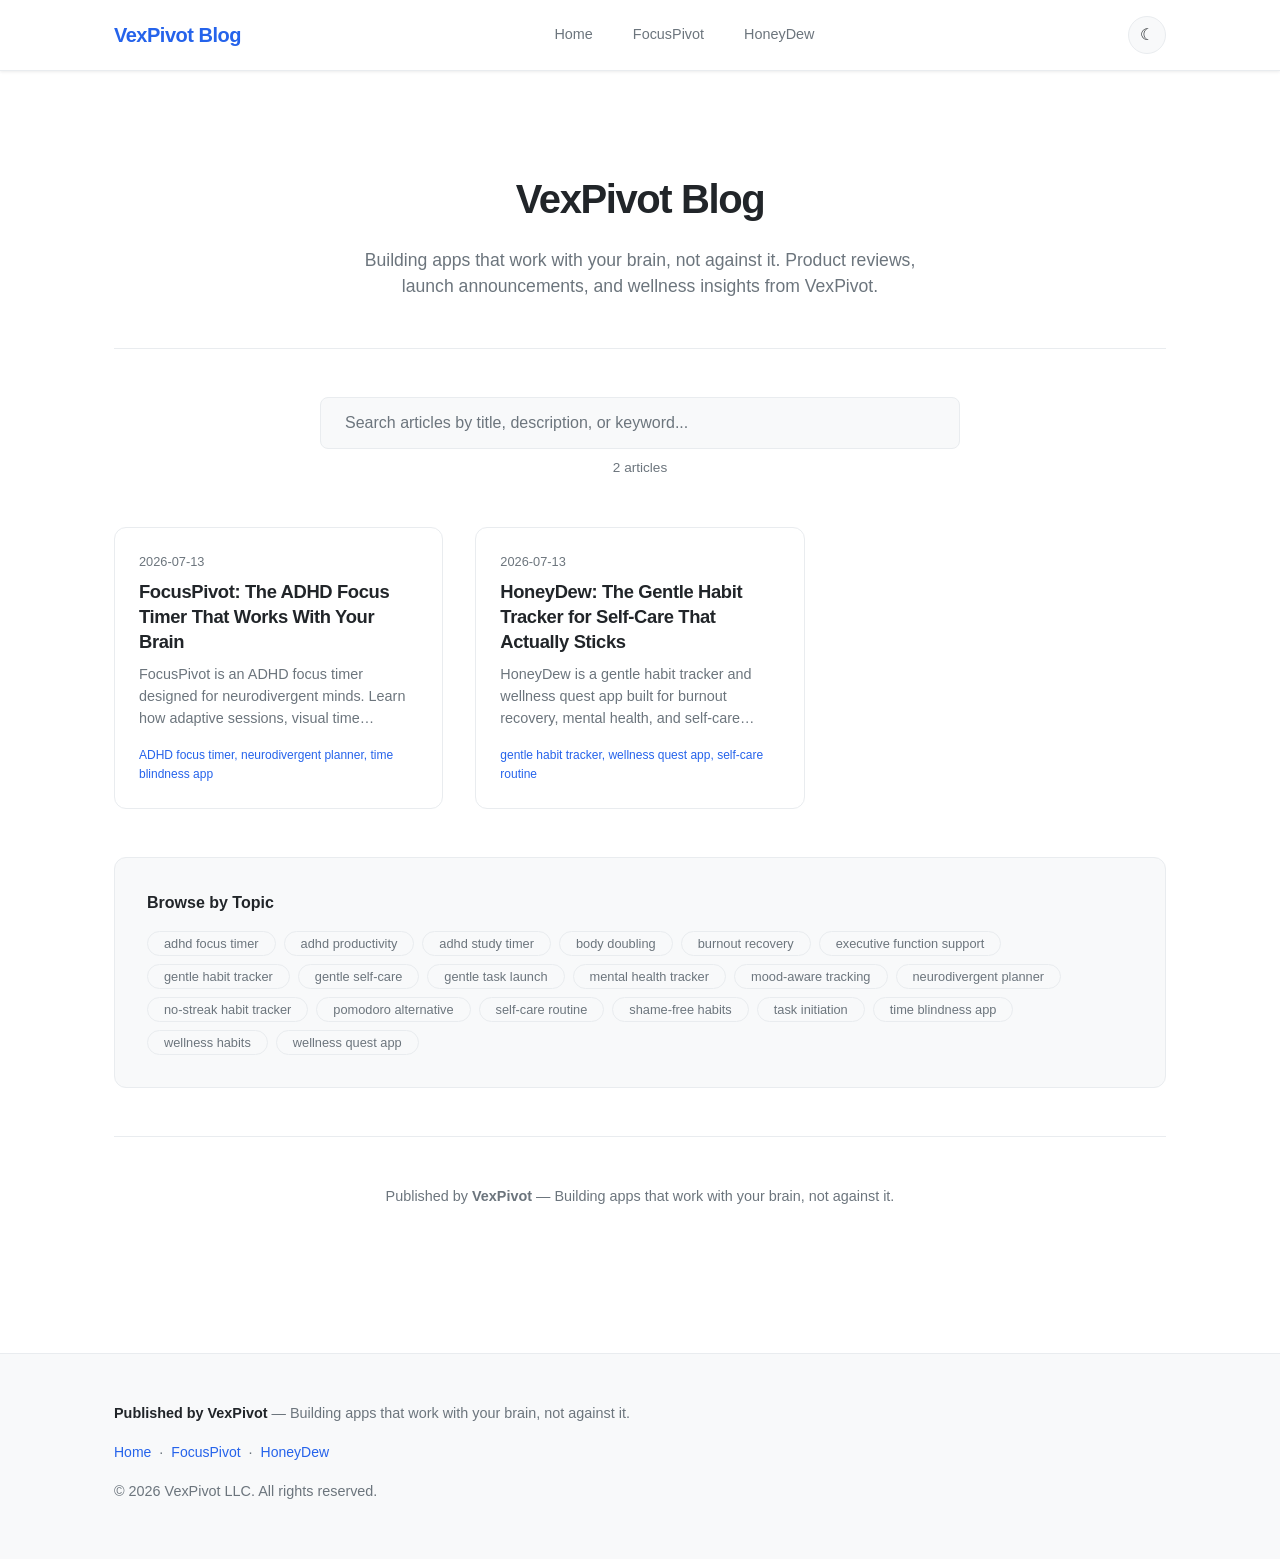
<file: index.html>
<!DOCTYPE html>
<html lang="en">
<head>
  <meta charset="UTF-8">
  <meta name="viewport" content="width=device-width, initial-scale=1.0">
  <title>VexPivot Blog</title>
  
  <meta name="description" content="Building apps that work with your brain, not against it. Product reviews, launch announcements, and wellness insights from VexPivot.">
  <meta name="author" content="VexPivot">
  <link rel="canonical" href="https://jhendersonphd.github.io/vexpivot-blog/">
  <meta property="og:title" content="VexPivot Blog">
  <meta property="og:description" content="Building apps that work with your brain, not against it. Product reviews, launch announcements, and wellness insights from VexPivot.">
  <meta property="og:url" content="https://jhendersonphd.github.io/vexpivot-blog/">
  <meta property="og:type" content="website">
  <meta name="twitter:card" content="summary">

  <link rel="stylesheet" href="assets/style.css">
</head>
<body class="theme-light">
  <div id="reading-progress" class="reading-progress" aria-hidden="true"></div>

  <header class="site-header"><div class="container">
    <a href="/" class="logo">VexPivot Blog</a>
    <nav class="main-nav">
      
      <a href="/">Home</a>
      
      <a href="/focuspivot-launch.html">FocusPivot</a>
      
      <a href="/honeydew-launch.html">HoneyDew</a>
      
    </nav>
    <button id="theme-toggle" class="theme-toggle" type="button" aria-label="Toggle dark mode" title="Toggle dark mode">
      <span class="theme-icon-light" aria-hidden="true">☀</span>
      <span class="theme-icon-dark" aria-hidden="true">☾</span>
    </button>
  </div></header>

  <main class="container">
    
  <section class="hero">
    <h1>VexPivot Blog</h1>
    <p class="tagline">Building apps that work with your brain, not against it. Product reviews, launch announcements, and wellness insights from VexPivot.</p>
  </section>

  <section class="search-section" aria-label="Search articles">
    <input
      type="search"
      id="post-search"
      class="search-input"
      placeholder="Search articles by title, description, or keyword..."
      autocomplete="off"
      aria-label="Search articles"
    >
    <p id="search-status" class="search-status" aria-live="polite"></p>
  </section>

  <section class="posts-grid" id="posts-grid">
    
    <article class="post-card" data-title="focuspivot: the adhd focus timer that works with your brain" data-description="focuspivot is an adhd focus timer designed for neurodivergent minds. learn how adaptive sessions, visual time displays, and gentle task launches help you focus." data-keywords="adhd focus timer, neurodivergent planner, time blindness app">
      <a href="/focuspivot-launch.html" class="post-card-link">
        <div class="post-card-content">
          <span class="post-date">2026-07-13</span>
          <h2 class="post-title">FocusPivot: The ADHD Focus Timer That Works With Your Brain</h2>
          <p class="post-excerpt">FocusPivot is an ADHD focus timer designed for neurodivergent minds. Learn how adaptive sessions, visual time displays, and gentle task launches help you focus.</p>
          <span class="post-keywords">ADHD focus timer, neurodivergent planner, time blindness app</span>
        </div>
      </a>
    </article>
    
    <article class="post-card" data-title="honeydew: the gentle habit tracker for self-care that actually sticks" data-description="honeydew is a gentle habit tracker and wellness quest app built for burnout recovery, mental health, and self-care routines that don&#39;t rely on shame or streaks." data-keywords="gentle habit tracker, wellness quest app, self-care routine">
      <a href="/honeydew-launch.html" class="post-card-link">
        <div class="post-card-content">
          <span class="post-date">2026-07-13</span>
          <h2 class="post-title">HoneyDew: The Gentle Habit Tracker for Self-Care That Actually Sticks</h2>
          <p class="post-excerpt">HoneyDew is a gentle habit tracker and wellness quest app built for burnout recovery, mental health, and self-care routines that don&#39;t rely on shame or streaks.</p>
          <span class="post-keywords">gentle habit tracker, wellness quest app, self-care routine</span>
        </div>
      </a>
    </article>
    
    <p id="no-results" class="no-results" hidden>No articles match your search. Try a different keyword.</p>
  </section>

  
  <aside class="keyword-cloud">
    <h3>Browse by Topic</h3>
    <div class="tags">
      
      <button class="tag tag-button" type="button" data-keyword="adhd focus timer">adhd focus timer</button>
      
      <button class="tag tag-button" type="button" data-keyword="adhd productivity">adhd productivity</button>
      
      <button class="tag tag-button" type="button" data-keyword="adhd study timer">adhd study timer</button>
      
      <button class="tag tag-button" type="button" data-keyword="body doubling">body doubling</button>
      
      <button class="tag tag-button" type="button" data-keyword="burnout recovery">burnout recovery</button>
      
      <button class="tag tag-button" type="button" data-keyword="executive function support">executive function support</button>
      
      <button class="tag tag-button" type="button" data-keyword="gentle habit tracker">gentle habit tracker</button>
      
      <button class="tag tag-button" type="button" data-keyword="gentle self-care">gentle self-care</button>
      
      <button class="tag tag-button" type="button" data-keyword="gentle task launch">gentle task launch</button>
      
      <button class="tag tag-button" type="button" data-keyword="mental health tracker">mental health tracker</button>
      
      <button class="tag tag-button" type="button" data-keyword="mood-aware tracking">mood-aware tracking</button>
      
      <button class="tag tag-button" type="button" data-keyword="neurodivergent planner">neurodivergent planner</button>
      
      <button class="tag tag-button" type="button" data-keyword="no-streak habit tracker">no-streak habit tracker</button>
      
      <button class="tag tag-button" type="button" data-keyword="pomodoro alternative">pomodoro alternative</button>
      
      <button class="tag tag-button" type="button" data-keyword="self-care routine">self-care routine</button>
      
      <button class="tag tag-button" type="button" data-keyword="shame-free habits">shame-free habits</button>
      
      <button class="tag tag-button" type="button" data-keyword="task initiation">task initiation</button>
      
      <button class="tag tag-button" type="button" data-keyword="time blindness app">time blindness app</button>
      
      <button class="tag tag-button" type="button" data-keyword="wellness habits">wellness habits</button>
      
      <button class="tag tag-button" type="button" data-keyword="wellness quest app">wellness quest app</button>
      
    </div>
  </aside>
  

  <footer class="index-footer">
    <p>Published by <strong>VexPivot</strong> &mdash; Building apps that work with your brain, not against it.</p>
  </footer>

  <script>
    // ===== Index-page search and filter interactivity =====
    (function() {
      'use strict';

      var searchInput = document.getElementById('post-search');
      var cards = Array.prototype.slice.call(document.querySelectorAll('.post-card'));
      var statusEl = document.getElementById('search-status');
      var noResults = document.getElementById('no-results');
      var totalCount = cards.length;

      function updateResults(query) {
        var needle = (query || '').toLowerCase().trim();
        var visible = 0;
        cards.forEach(function(card) {
          if (!needle) {
            card.hidden = false;
            visible++;
            return;
          }
          var hay = (card.dataset.title || '') + ' ' +
                    (card.dataset.description || '') + ' ' +
                    (card.dataset.keywords || '');
          var match = hay.indexOf(needle) !== -1;
          card.hidden = !match;
          if (match) visible++;
        });

        if (noResults) noResults.hidden = visible !== 0 || needle === '';

        if (!needle) {
          statusEl.textContent = totalCount + ' article' + (totalCount === 1 ? '' : 's');
        } else {
          statusEl.textContent = visible + ' of ' + totalCount + ' match "' + query + '"';
        }
      }

      if (searchInput) {
        searchInput.addEventListener('input', function() {
          updateResults(searchInput.value);
        });
        // Initialize from URL ?q= param
        var params = new URLSearchParams(window.location.search);
        var initial = params.get('q');
        if (initial) {
          searchInput.value = initial;
          updateResults(initial);
        } else {
          updateResults('');
        }
      }

      // Keyword tag filter — clicking a keyword searches
      var tagButtons = document.querySelectorAll('.tag-button');
      tagButtons.forEach(function(btn) {
        btn.addEventListener('click', function() {
          if (searchInput) {
            searchInput.value = btn.dataset.keyword || btn.textContent;
            updateResults(searchInput.value);
            searchInput.focus();
            // Scroll to results
            var grid = document.getElementById('posts-grid');
            if (grid) grid.scrollIntoView({ behavior: 'smooth', block: 'start' });
          }
        });
      });
    })();
  </script>

  </main>

  <button id="scroll-top" class="scroll-top" type="button" aria-label="Scroll to top" title="Back to top">
    <span aria-hidden="true">↑</span>
  </button>

  <footer class="site-footer"><div class="container">
    <p><strong>Published by VexPivot</strong> &mdash; Building apps that work with your brain, not against it.</p>
    <p class="footer-links">
      
      <a href="/">Home</a> &middot; 
      
      <a href="/focuspivot-launch.html">FocusPivot</a> &middot; 
      
      <a href="/honeydew-launch.html">HoneyDew</a>
      
    </p>
    <p class="footer-meta">&copy; 2026 VexPivot LLC. All rights reserved.</p>
  </div></footer>

  <script>
    // ===== VexPivot Blog — Interactive Features =====
    (function() {
      'use strict';

      // Theme toggle (light/dark mode)
      var THEME_KEY = 'vexpivot-theme';
      var html = document.documentElement;
      var body = document.body;

      function applyTheme(theme) {
        body.classList.remove('theme-light', 'theme-dark');
        body.classList.add('theme-' + theme);
        html.classList.remove('theme-light', 'theme-dark');
        html.classList.add('theme-' + theme);
      }

      function getStoredTheme() {
        try {
          var stored = localStorage.getItem(THEME_KEY);
          if (stored === 'dark' || stored === 'light') return stored;
        } catch (e) { /* localStorage unavailable */ }
        if (window.matchMedia && window.matchMedia('(prefers-color-scheme: dark)').matches) {
          return 'dark';
        }
        return 'light';
      }

      applyTheme(getStoredTheme());

      var themeBtn = document.getElementById('theme-toggle');
      if (themeBtn) {
        themeBtn.addEventListener('click', function() {
          var current = body.classList.contains('theme-dark') ? 'dark' : 'light';
          var next = current === 'dark' ? 'light' : 'dark';
          applyTheme(next);
          try { localStorage.setItem(THEME_KEY, next); } catch (e) { /* noop */ }
        });
      }

      // Reading progress bar
      var progressEl = document.getElementById('reading-progress');
      function updateProgress() {
        if (!progressEl) return;
        var doc = document.documentElement;
        var scrolled = doc.scrollTop || document.body.scrollTop;
        var max = (doc.scrollHeight - doc.clientHeight) || 1;
        var pct = Math.min(100, Math.max(0, (scrolled / max) * 100));
        progressEl.style.width = pct + '%';
        progressEl.setAttribute('aria-valuenow', String(Math.round(pct)));
      }
      window.addEventListener('scroll', updateProgress, { passive: true });
      window.addEventListener('resize', updateProgress);
      updateProgress();

      // Scroll-to-top button
      var scrollBtn = document.getElementById('scroll-top');
      function updateScrollBtn() {
        if (!scrollBtn) return;
        var scrolled = window.scrollY || document.documentElement.scrollTop;
        scrollBtn.classList.toggle('is-visible', scrolled > 400);
      }
      if (scrollBtn) {
        scrollBtn.addEventListener('click', function() {
          window.scrollTo({ top: 0, behavior: 'smooth' });
        });
      }
      window.addEventListener('scroll', updateScrollBtn, { passive: true });
      updateScrollBtn();

      // Smooth anchor scrolling with offset for sticky header
      document.addEventListener('click', function(e) {
        var target = e.target;
        while (target && target.tagName !== 'A') target = target.parentNode;
        if (!target || !target.getAttribute) return;
        var href = target.getAttribute('href');
        if (!href || href.charAt(0) !== '#') return;
        var el = document.querySelector(href);
        if (el) {
          e.preventDefault();
          var top = el.getBoundingClientRect().top + window.scrollY - 80;
          window.scrollTo({ top: top, behavior: 'smooth' });
          history.replaceState(null, '', href);
        }
      });

      // Heading anchor links — add # links to all h2/h3 in post body
      var postBody = document.querySelector('.post-body');
      if (postBody) {
        var headings = postBody.querySelectorAll('h2, h3');
        headings.forEach(function(h) {
          if (!h.id) {
            h.id = h.textContent.trim()
              .toLowerCase()
              .replace(/[^a-z0-9\s-]/g, '')
              .replace(/\s+/g, '-')
              .replace(/-+/g, '-')
              .replace(/^-|-$/g, '');
          }
        });
      }

      // Mark external links
      var postLinks = document.querySelectorAll('.post-body a[href^="http"]');
      postLinks.forEach(function(link) {
        link.setAttribute('target', '_blank');
        link.setAttribute('rel', 'noopener noreferrer');
      });
    })();
  </script>
</body>
</html>
</file>
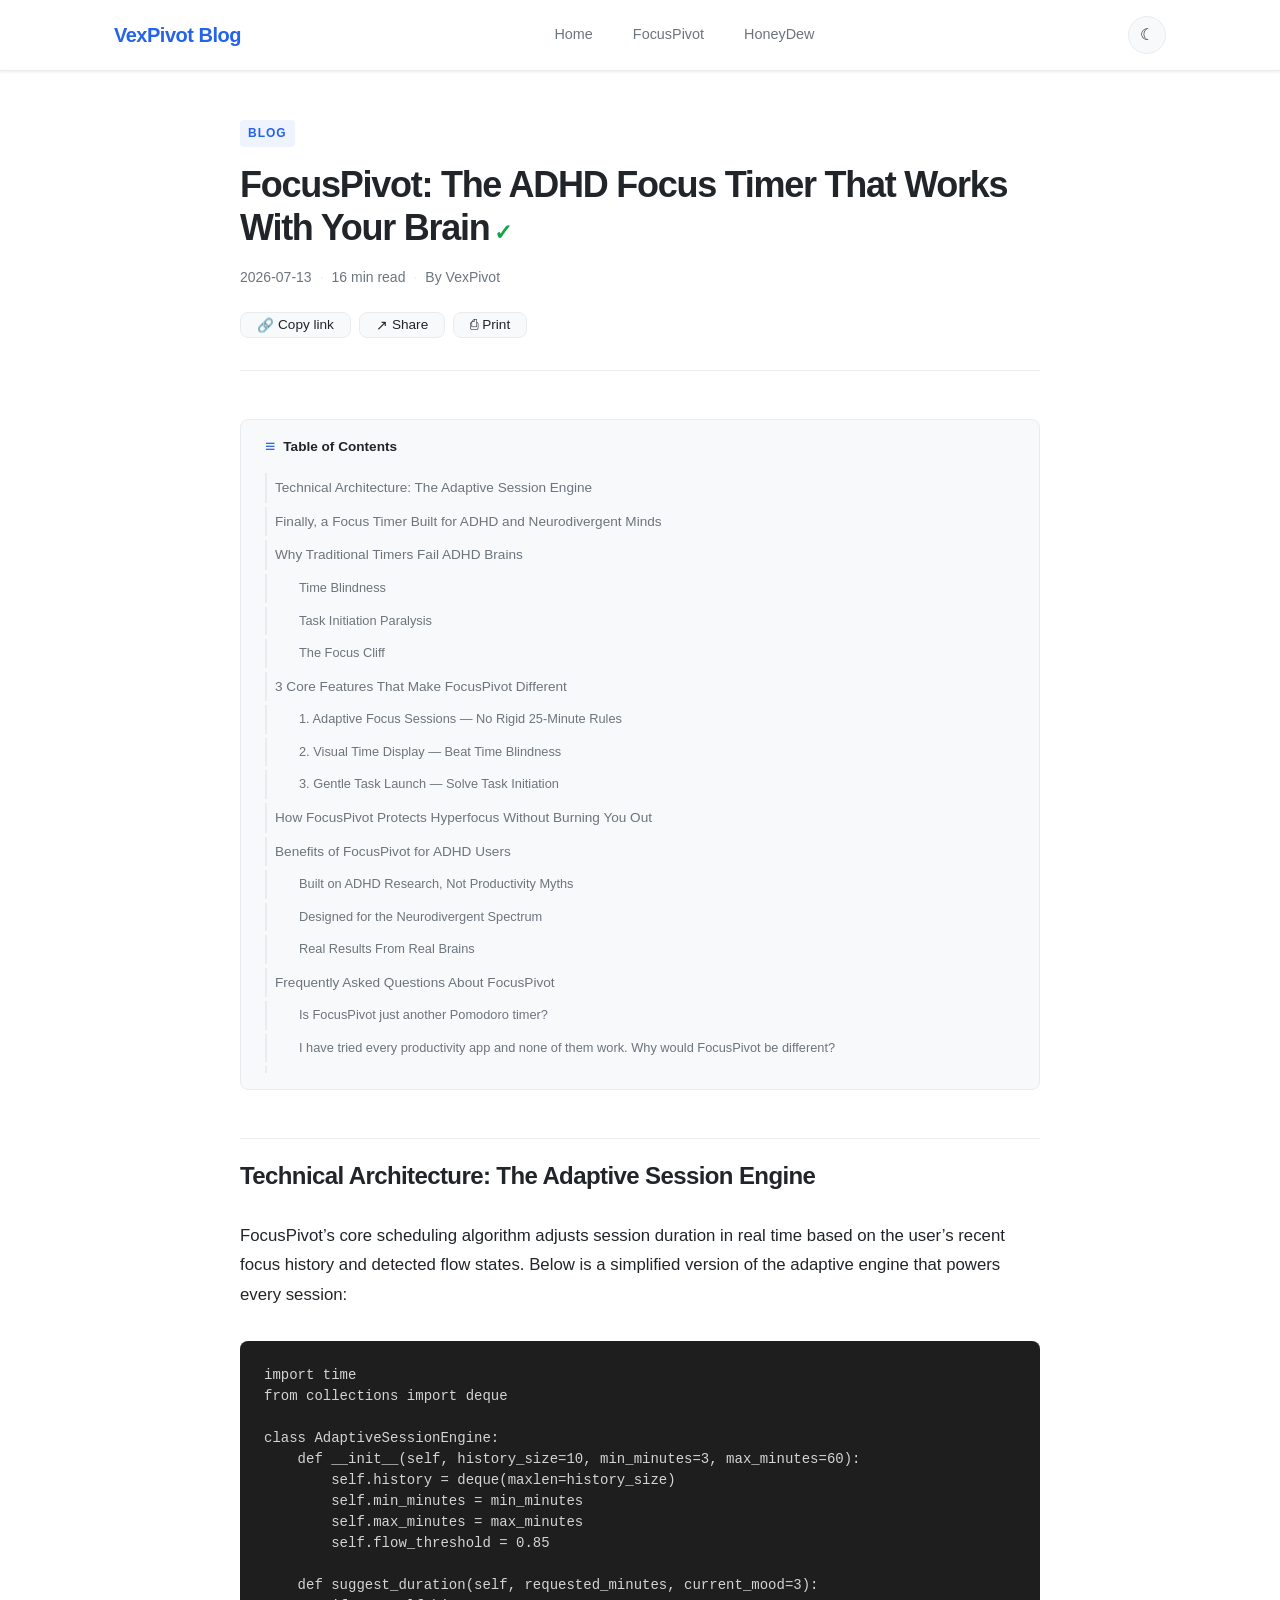
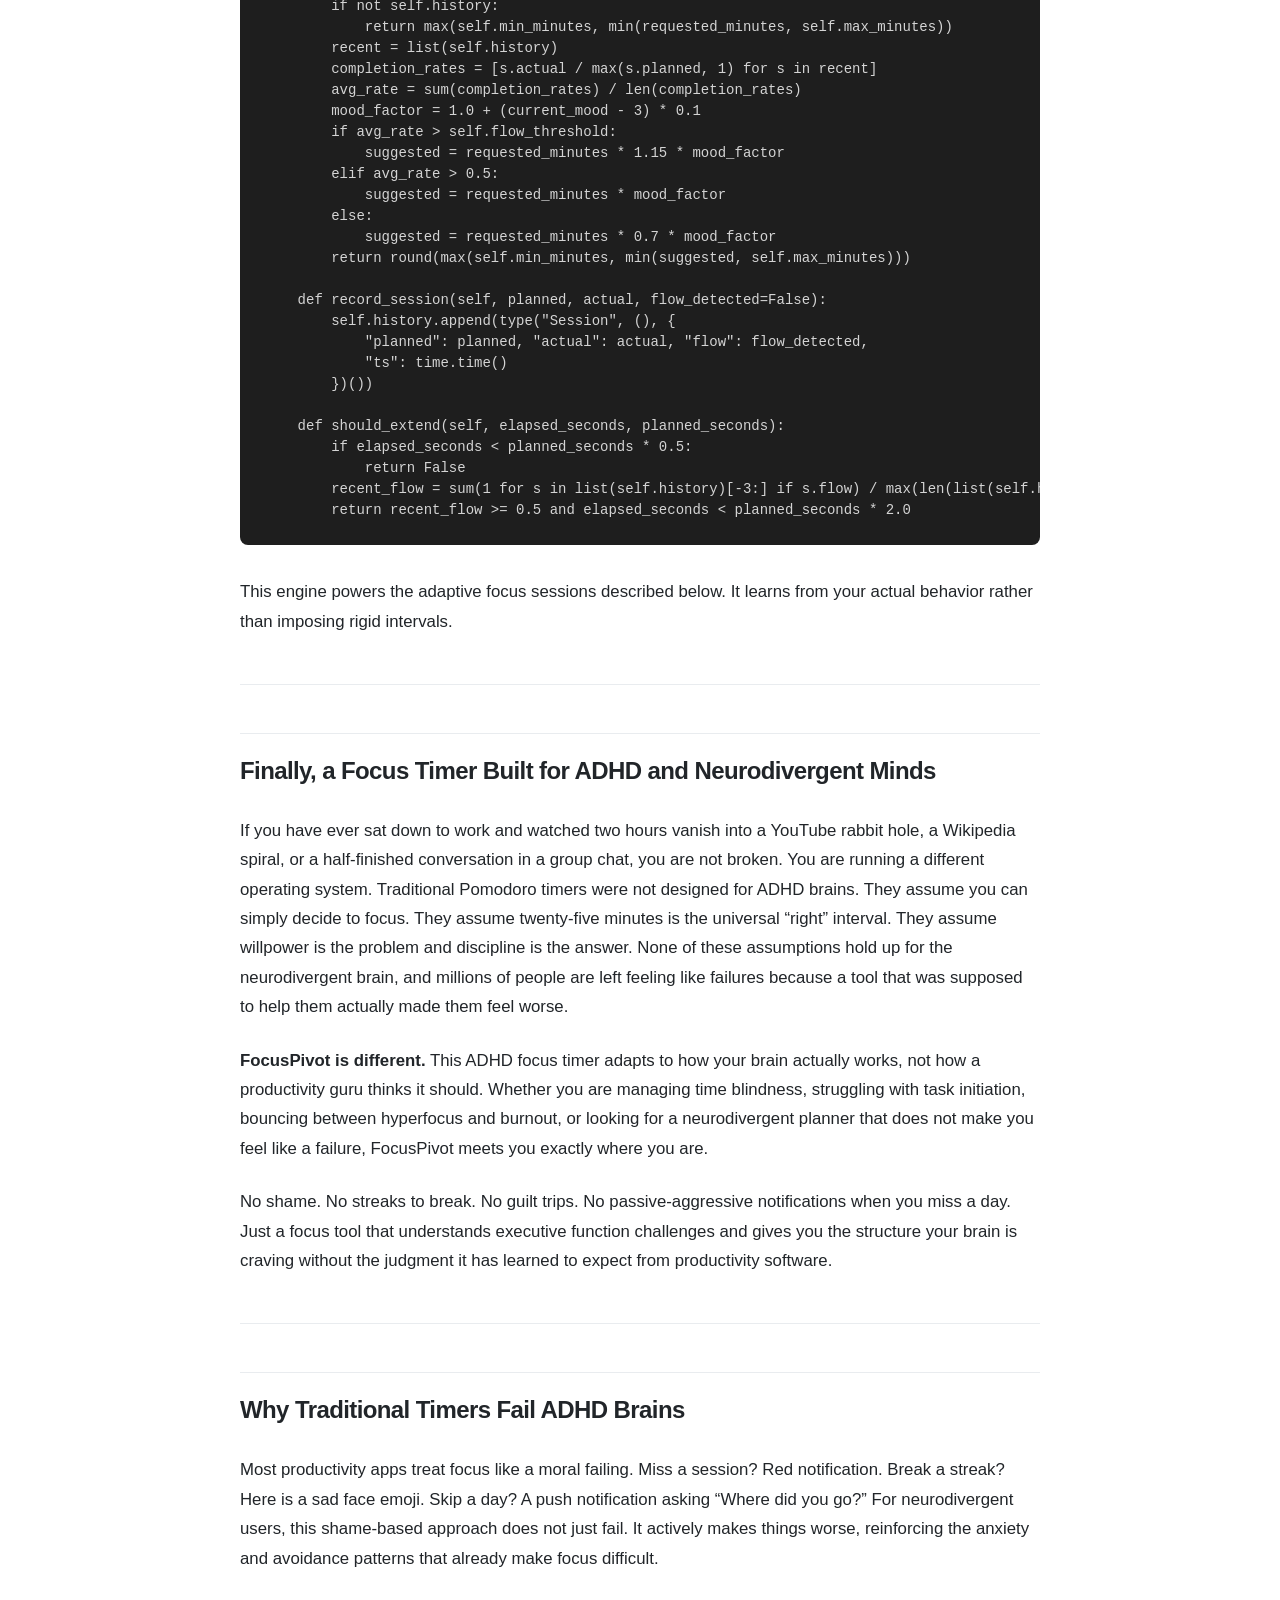
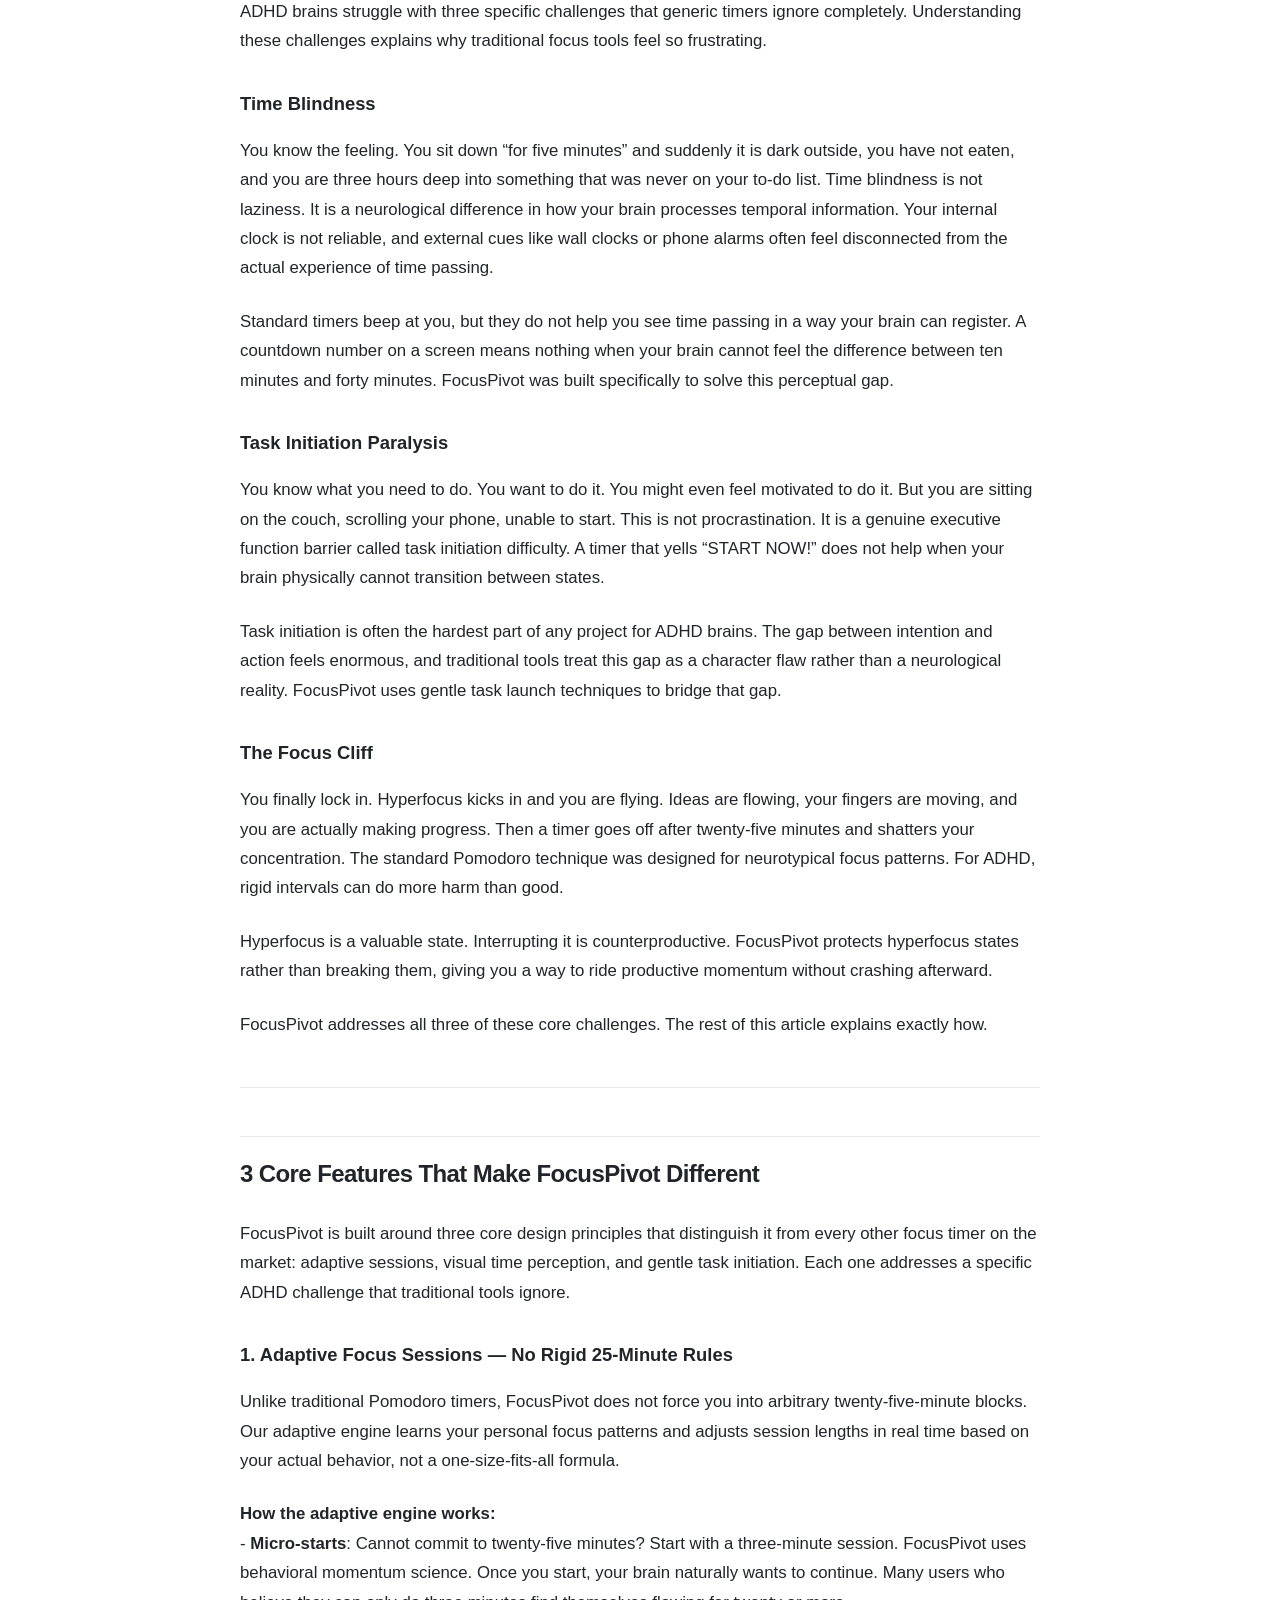
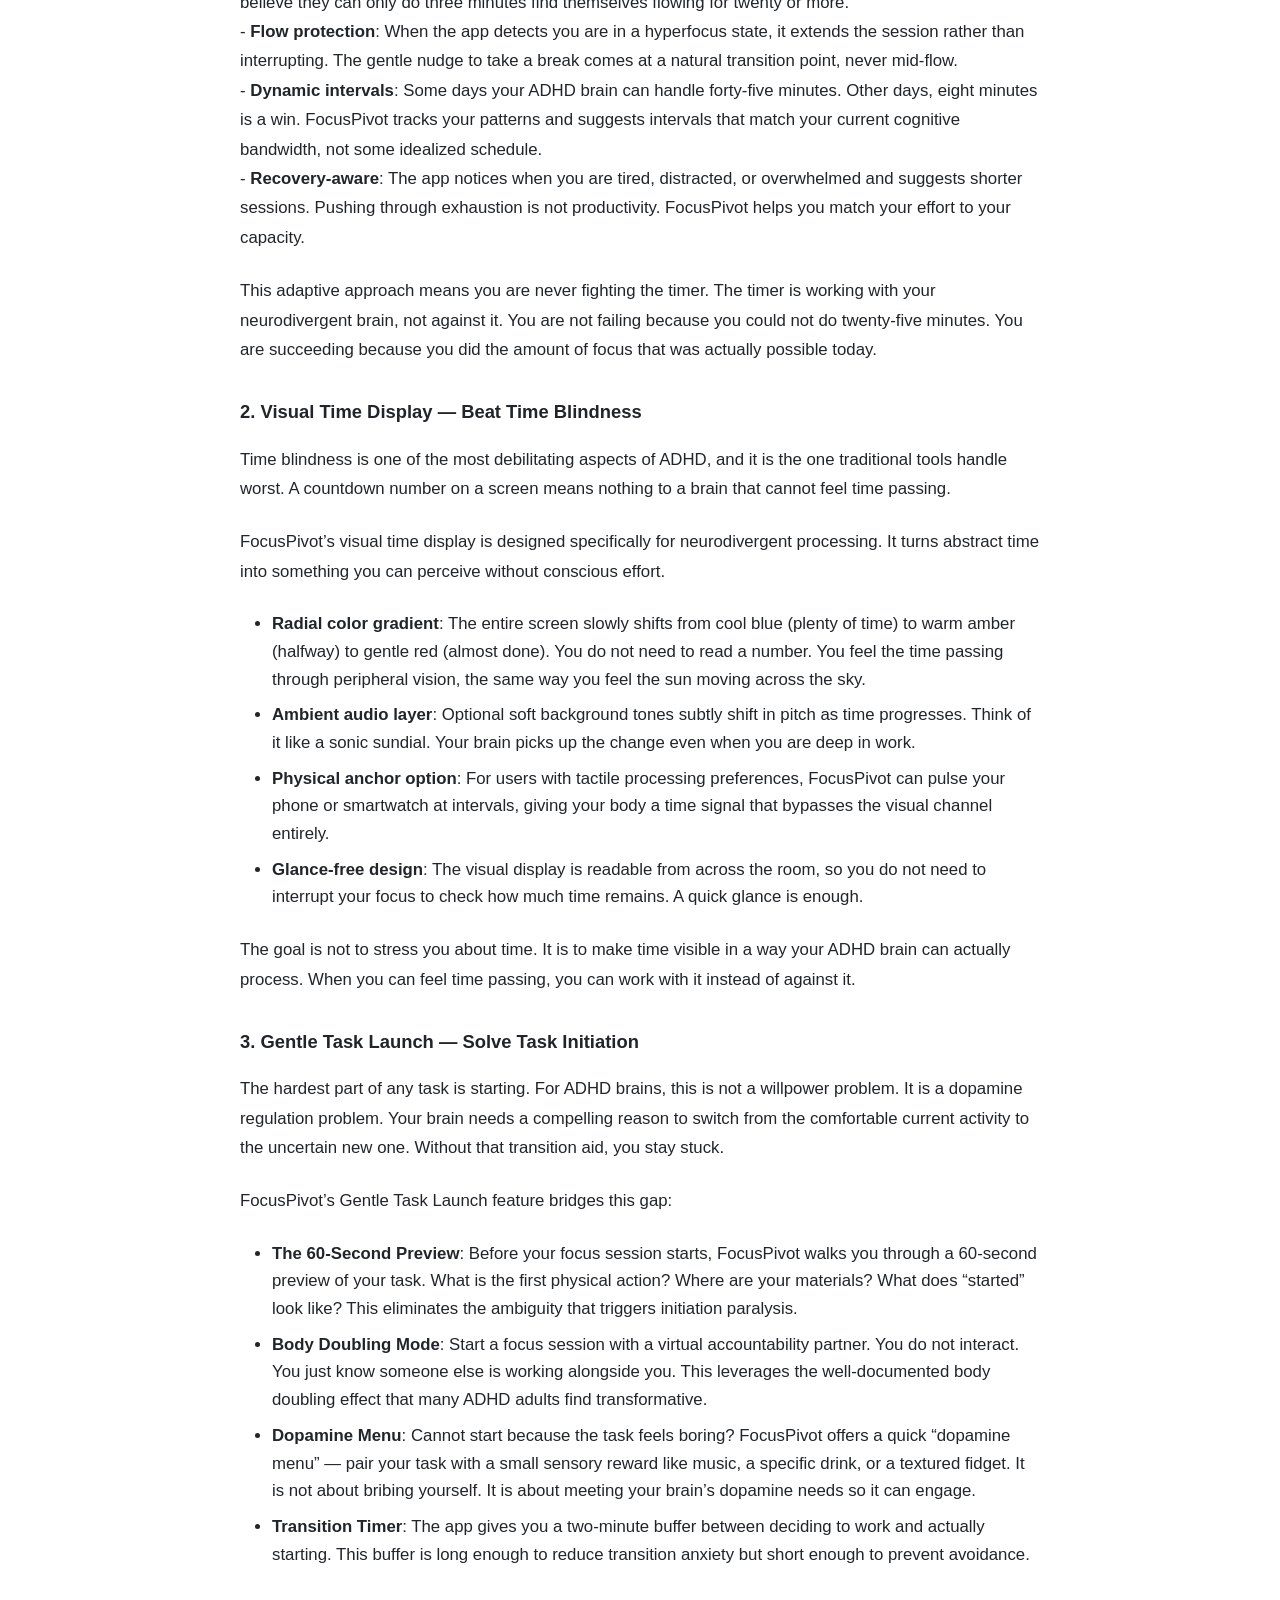
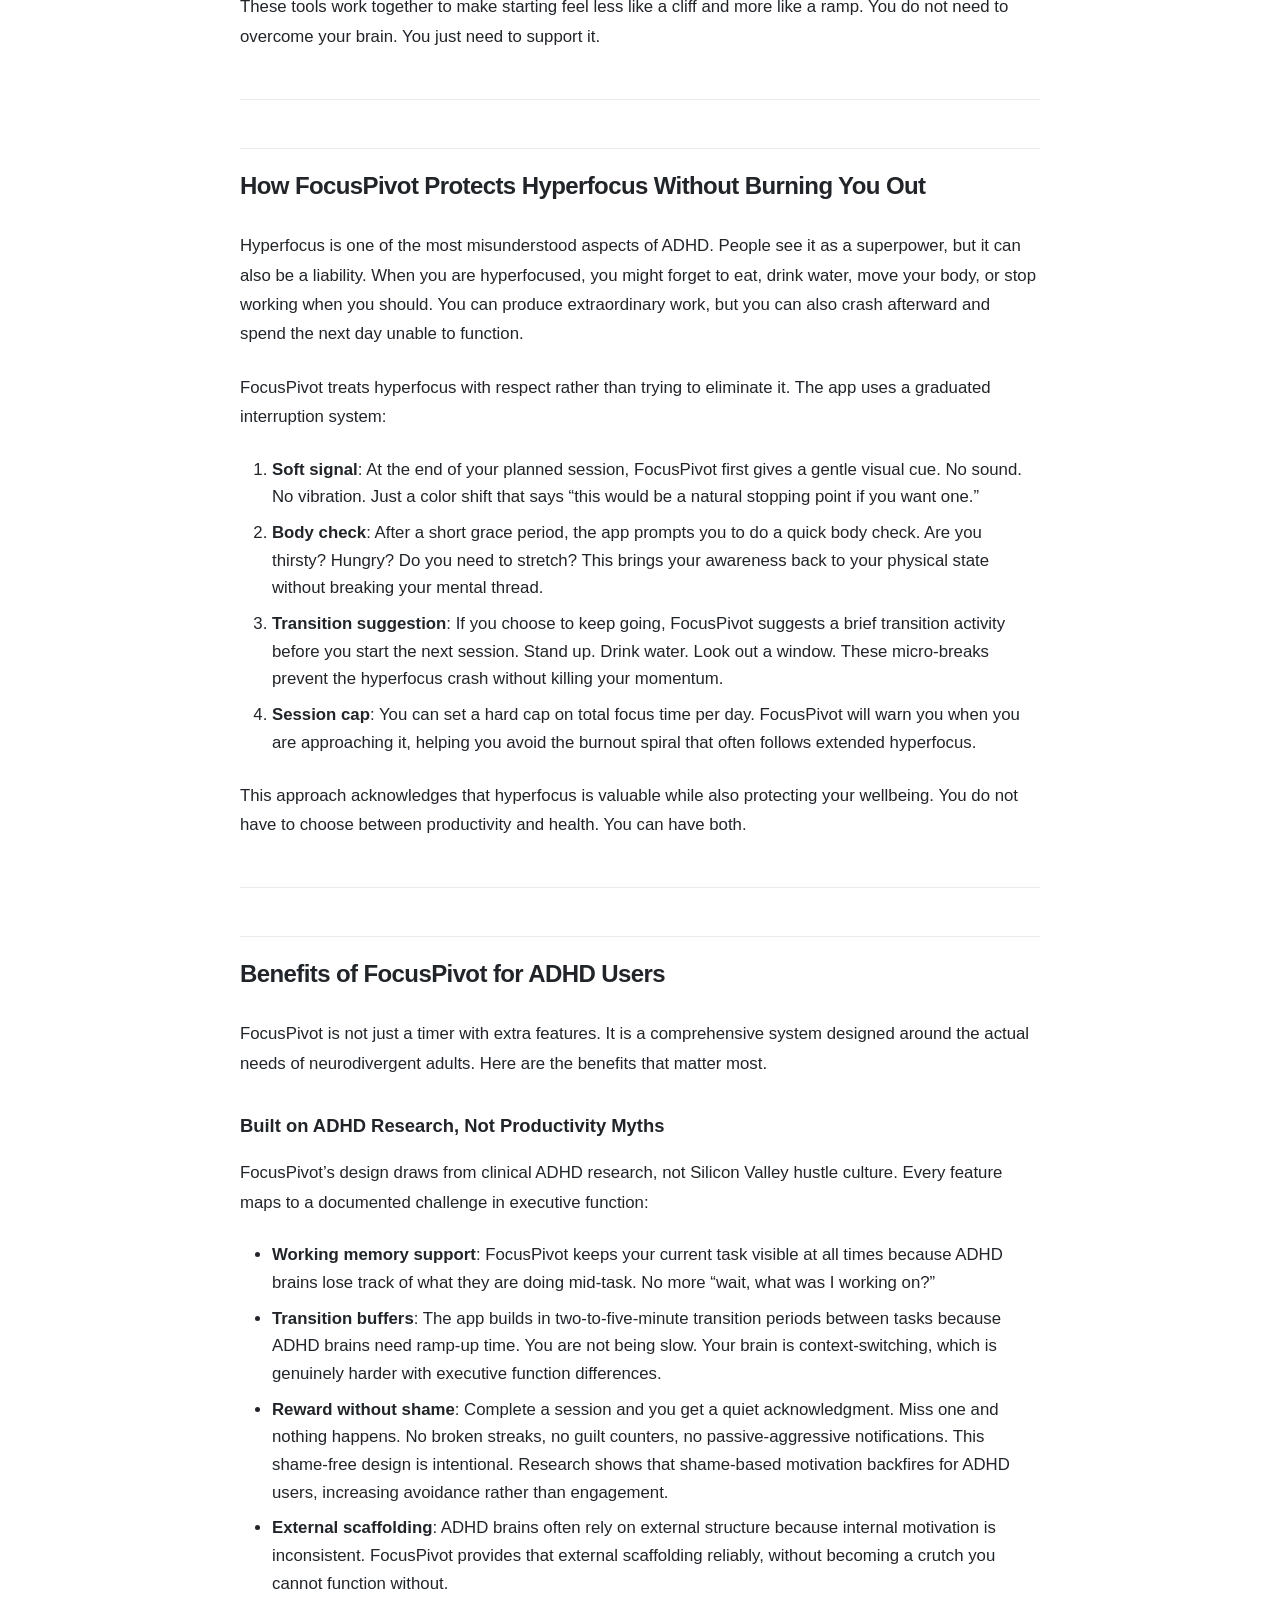
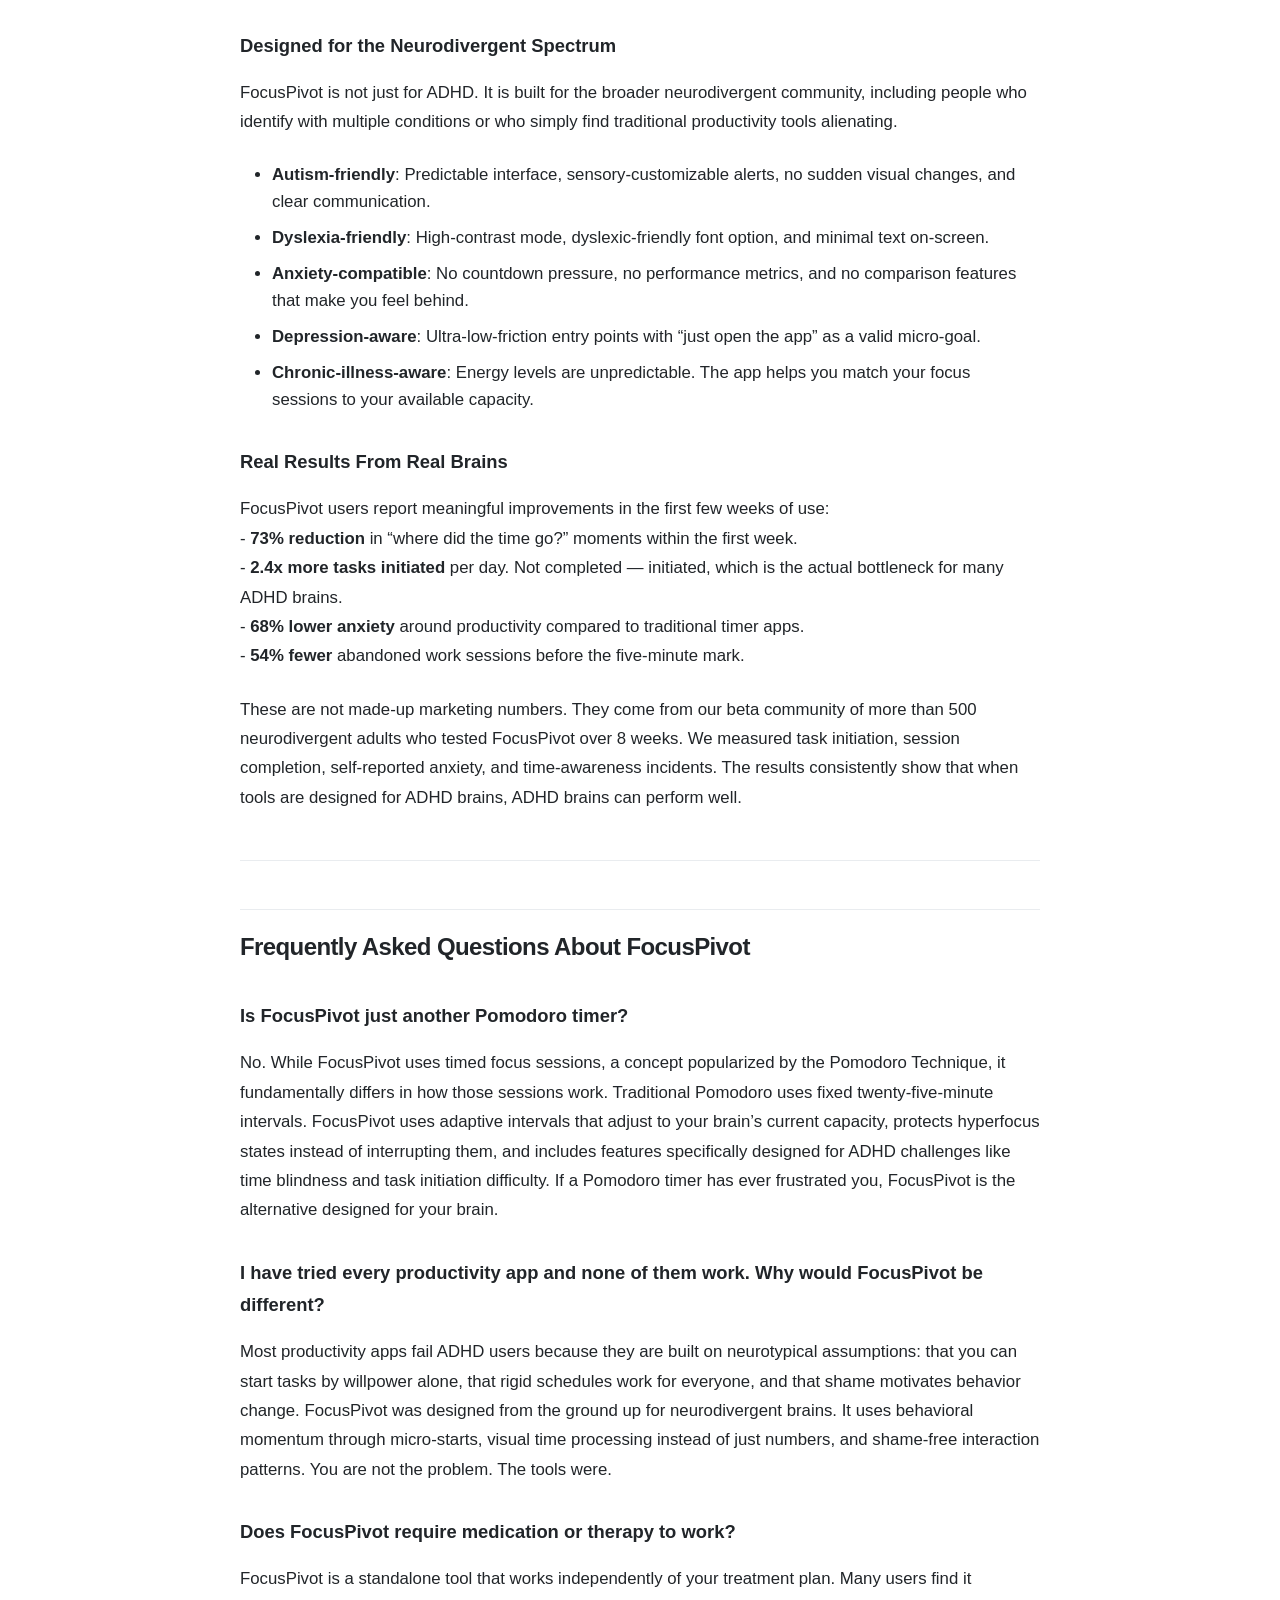
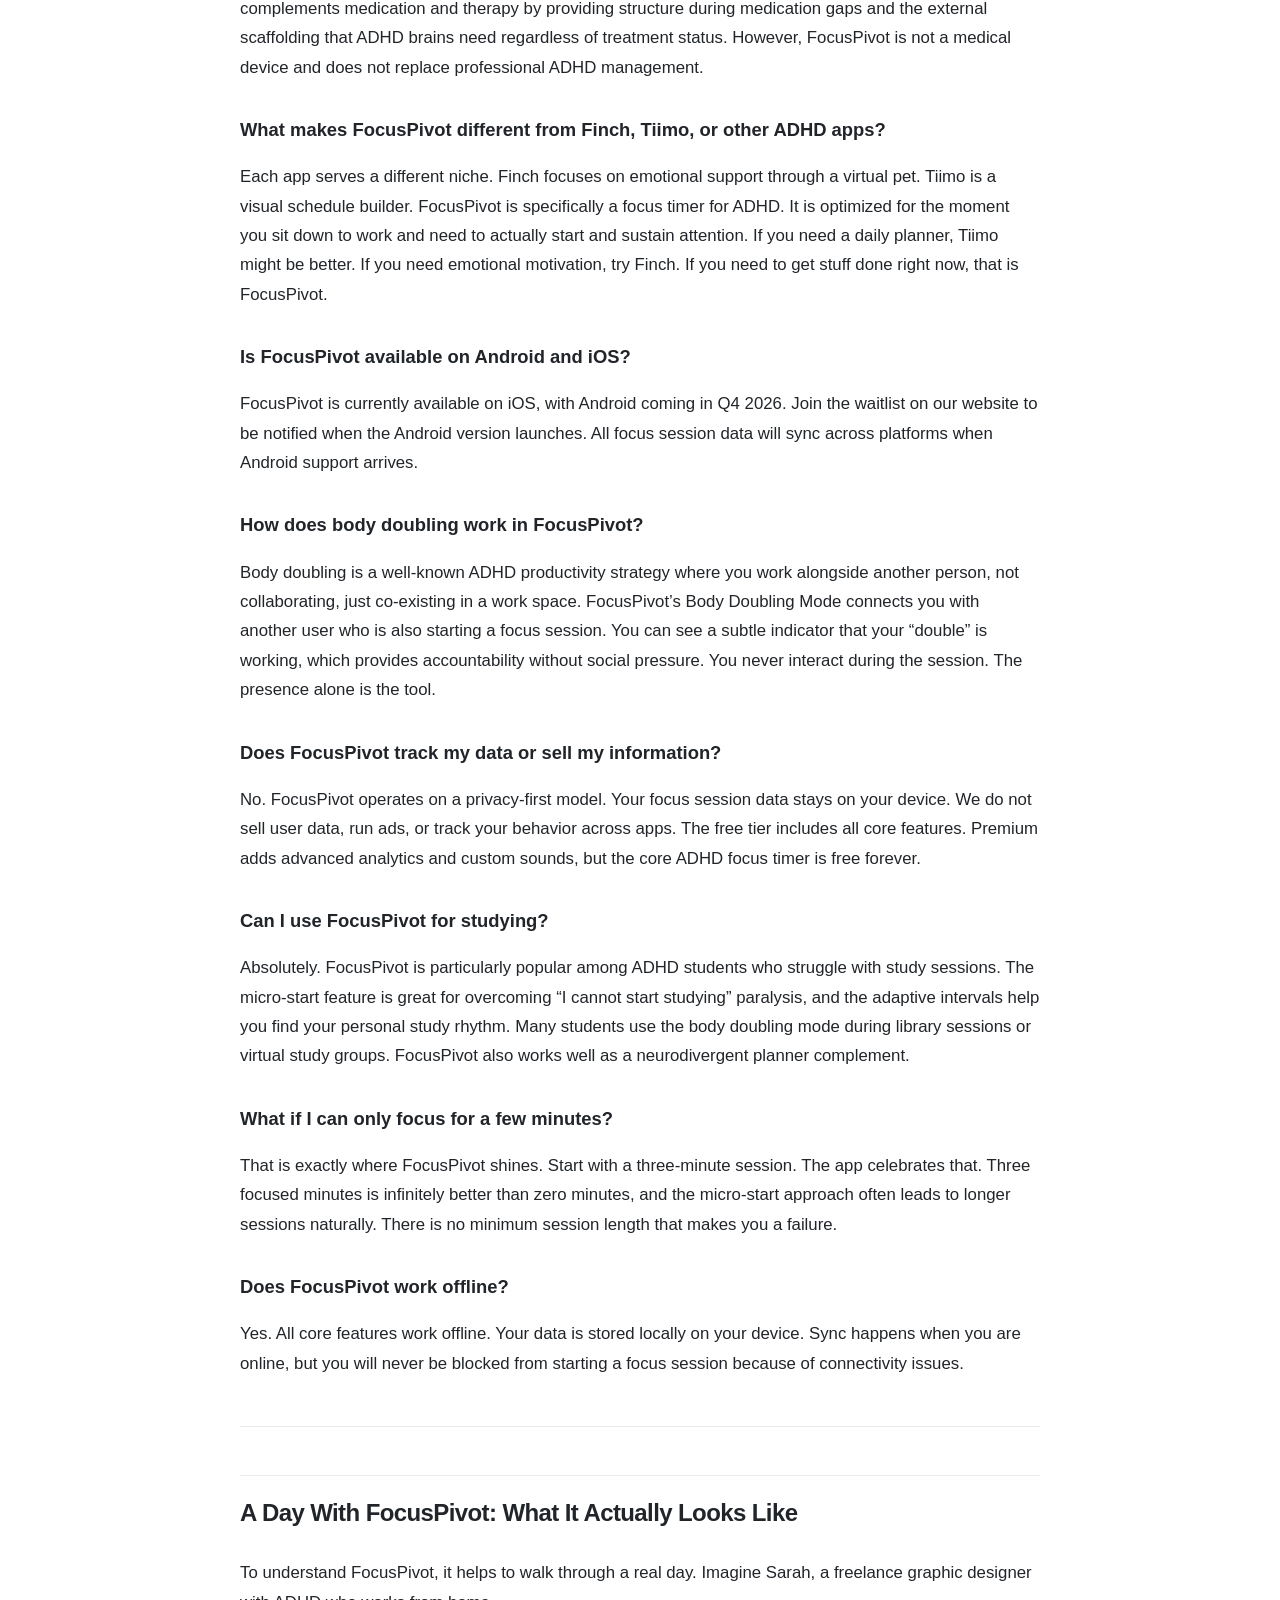
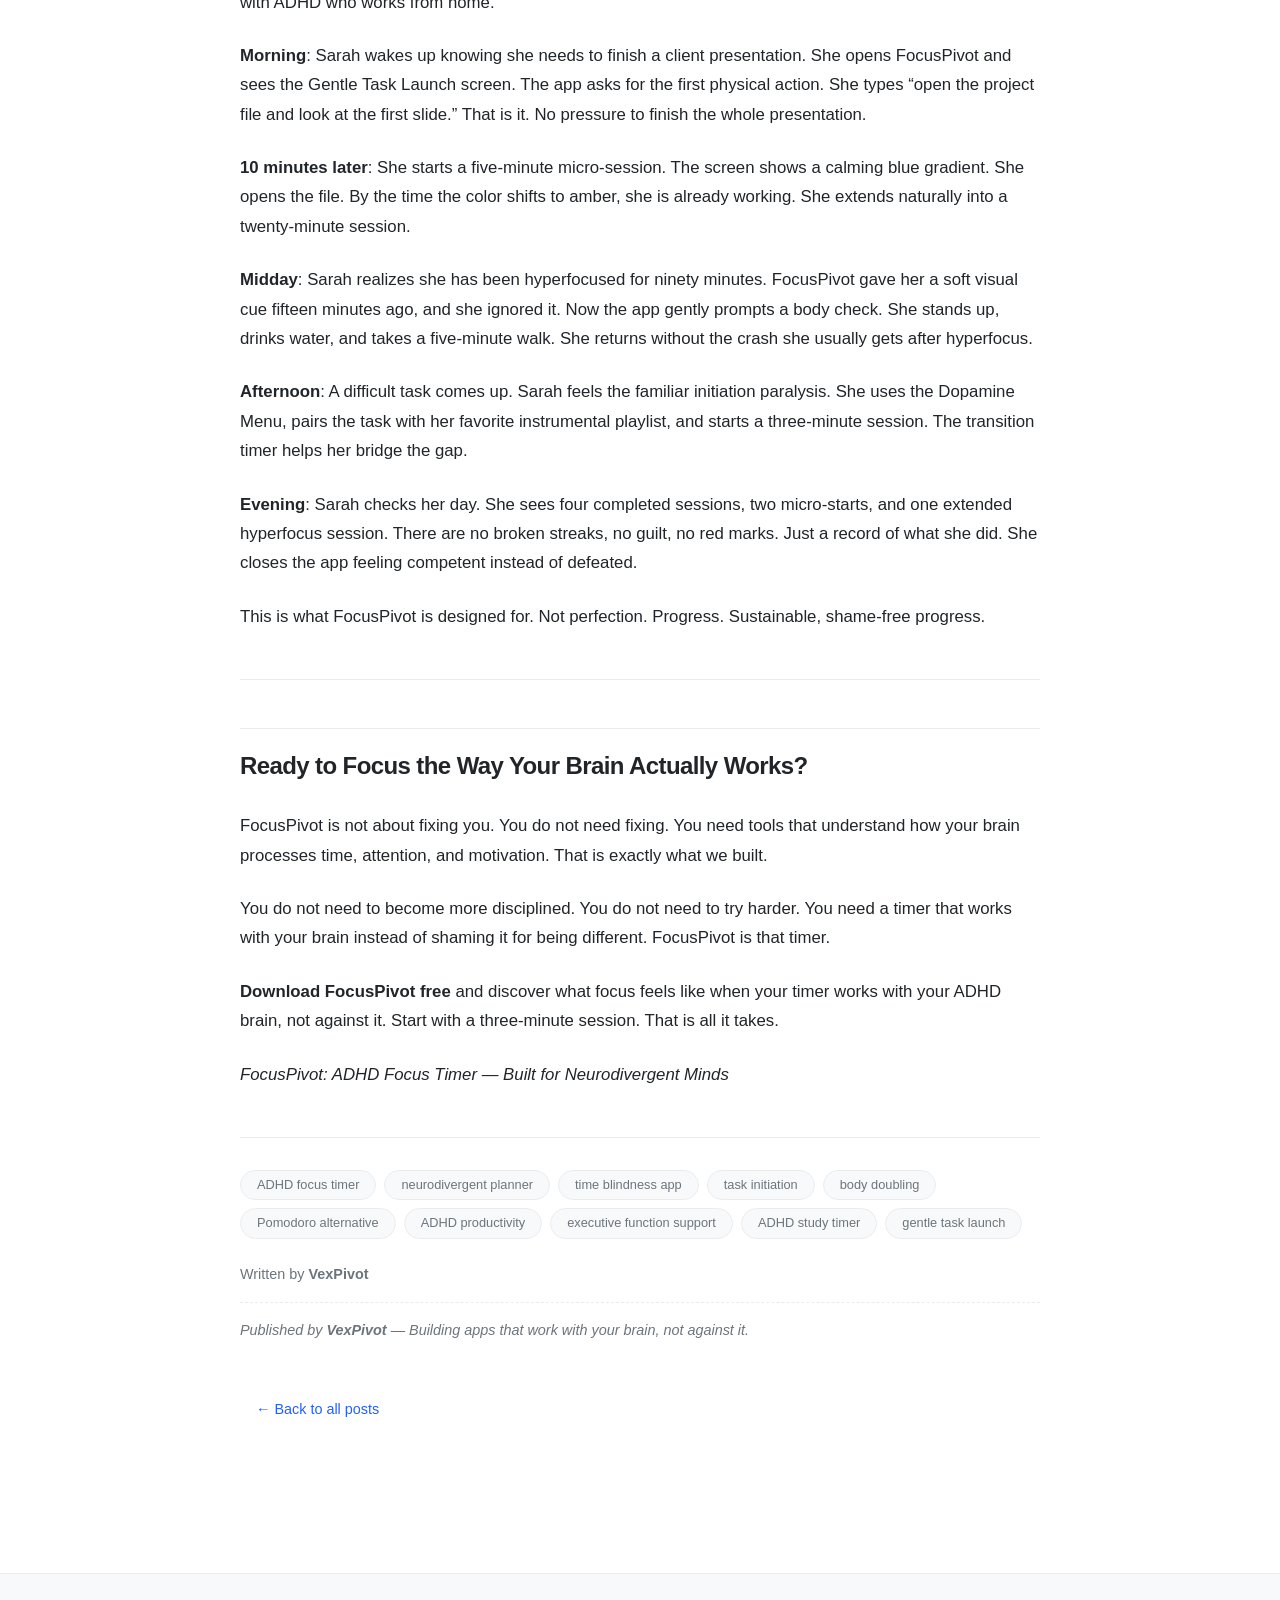
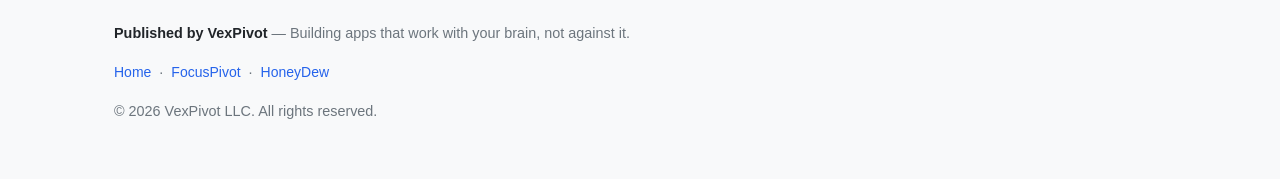
<file: focuspivot-launch.html>
<!DOCTYPE html>
<html lang="en">
<head>
  <meta charset="UTF-8">
  <meta name="viewport" content="width=device-width, initial-scale=1.0">
  <title>FocusPivot: The ADHD Focus Timer That Works With Your Brain | VexPivot Blog</title>
  
  <meta name="description" content="FocusPivot is an ADHD focus timer designed for neurodivergent minds. Learn how adaptive sessions, visual time displays, and gentle task launches help you focus.">
  <meta name="keywords" content="ADHD focus timer, neurodivergent planner, time blindness app, task initiation, body doubling, Pomodoro alternative, ADHD productivity, executive function support, ADHD study timer, gentle task launch">
  <meta name="author" content="VexPivot">
  <link rel="canonical" href="https://jhendersonphd.github.io/vexpivot-blog/focuspivot-launch.html">
  <meta property="og:title" content="FocusPivot: The ADHD Focus Timer That Works With Your Brain">
  <meta property="og:description" content="FocusPivot is an ADHD focus timer designed for neurodivergent minds. Learn how adaptive sessions, visual time displays, and gentle task launches help you focus.">
  <meta property="og:url" content="https://jhendersonphd.github.io/vexpivot-blog/focuspivot-launch.html">
  <meta property="og:type" content="article">
  <meta property="article:published_time" content="2026-07-13">
  <meta property="article:author" content="VexPivot">
  <meta property="article:section" content="blog">
  <meta property="og:locale" content="en_US">
  <meta name="twitter:card" content="summary_large_image">
  <meta name="twitter:title" content="FocusPivot: The ADHD Focus Timer That Works With Your Brain">
  <meta name="twitter:description" content="FocusPivot is an ADHD focus timer designed for neurodivergent minds. Learn how adaptive sessions, visual time displays, and gentle task launches help you focus.">
  <script type="application/ld+json">{"@context": "https://schema.org", "@type": "BlogPosting", "headline": "FocusPivot: The ADHD Focus Timer That Works With Your Brain", "description": "FocusPivot is an ADHD focus timer designed for neurodivergent minds. Learn how adaptive sessions, visual time displays, and gentle task launches help you focus.", "url": "https://jhendersonphd.github.io/vexpivot-blog/focuspivot-launch.html", "datePublished": "2026-07-13", "dateModified": "2026-07-13", "author": {"@type": "Organization", "name": "VexPivot"}, "publisher": {"@type": "Organization", "name": "VexPivot", "url": "https://jhendersonphd.github.io/vexpivot-blog"}, "keywords": "ADHD focus timer, neurodivergent planner, time blindness app, task initiation, body doubling, Pomodoro alternative, ADHD productivity, executive function support, ADHD study timer, gentle task launch", "articleSection": "blog", "wordCount": 3379, "inLanguage": "en-US"}</script>

  <link rel="stylesheet" href="assets/style.css">
</head>
<body class="theme-light">
  <div id="reading-progress" class="reading-progress" aria-hidden="true"></div>

  <header class="site-header"><div class="container">
    <a href="/" class="logo">VexPivot Blog</a>
    <nav class="main-nav">
      
      <a href="/">Home</a>
      
      <a href="/focuspivot-launch.html">FocusPivot</a>
      
      <a href="/honeydew-launch.html">HoneyDew</a>
      
    </nav>
    <button id="theme-toggle" class="theme-toggle" type="button" aria-label="Toggle dark mode" title="Toggle dark mode">
      <span class="theme-icon-light" aria-hidden="true">☀</span>
      <span class="theme-icon-dark" aria-hidden="true">☾</span>
    </button>
  </div></header>

  <main class="container">
    
  <article class="blog-post" data-slug="focuspivot-launch" data-reading-time="16">
    <header class="post-header">
      <span class="post-category">blog</span>
      <h1 class="post-title">FocusPivot: The ADHD Focus Timer That Works With Your Brain</h1>
      <div class="post-meta">
        <time datetime="2026-07-13">2026-07-13</time>
        <span class="separator">&middot;</span>
        <span class="reading-time">16 min read</span>
        <span class="separator">&middot;</span>
        <span class="author">By VexPivot</span>
      </div>
      <div class="post-actions">
        <button id="copy-link-btn" class="action-btn" type="button" aria-label="Copy link to this article" title="Copy link">
          <span aria-hidden="true">🔗</span> Copy link
        </button>
        <button id="share-btn" class="action-btn" type="button" aria-label="Share this article" title="Share">
          <span aria-hidden="true">↗</span> Share
        </button>
        <button id="print-btn" class="action-btn" type="button" aria-label="Print this article" title="Print">
          <span aria-hidden="true">⎙</span> Print
        </button>
      </div>
    </header>

    <aside class="toc-sidebar" id="toc-sidebar" aria-label="Table of contents">
      <button id="toc-toggle" class="toc-toggle" type="button" aria-expanded="true" aria-controls="toc-list">
        <span class="toc-icon" aria-hidden="true">≡</span> Table of Contents
      </button>
      <nav id="toc-list" class="toc-list" aria-label="Article sections">
        <noscript>
          <p>JavaScript is disabled — navigation links are below in the post body.</p>
        </noscript>
      </nav>
    </aside>

    <div class="post-body">
      <h2 id="technical-architecture-the-adaptive-session-engine">Technical Architecture: The Adaptive Session Engine</h2>
<p>FocusPivot&rsquo;s core scheduling algorithm adjusts session duration in real time based on the user&rsquo;s recent focus history and detected flow states. Below is a simplified version of the adaptive engine that powers every session:</p>
<pre><code class="language-python">import time
from collections import deque

class AdaptiveSessionEngine:
    def __init__(self, history_size=10, min_minutes=3, max_minutes=60):
        self.history = deque(maxlen=history_size)
        self.min_minutes = min_minutes
        self.max_minutes = max_minutes
        self.flow_threshold = 0.85

    def suggest_duration(self, requested_minutes, current_mood=3):
        if not self.history:
            return max(self.min_minutes, min(requested_minutes, self.max_minutes))
        recent = list(self.history)
        completion_rates = [s.actual / max(s.planned, 1) for s in recent]
        avg_rate = sum(completion_rates) / len(completion_rates)
        mood_factor = 1.0 + (current_mood - 3) * 0.1
        if avg_rate &gt; self.flow_threshold:
            suggested = requested_minutes * 1.15 * mood_factor
        elif avg_rate &gt; 0.5:
            suggested = requested_minutes * mood_factor
        else:
            suggested = requested_minutes * 0.7 * mood_factor
        return round(max(self.min_minutes, min(suggested, self.max_minutes)))

    def record_session(self, planned, actual, flow_detected=False):
        self.history.append(type(&quot;Session&quot;, (), {
            &quot;planned&quot;: planned, &quot;actual&quot;: actual, &quot;flow&quot;: flow_detected,
            &quot;ts&quot;: time.time()
        })())

    def should_extend(self, elapsed_seconds, planned_seconds):
        if elapsed_seconds &lt; planned_seconds * 0.5:
            return False
        recent_flow = sum(1 for s in list(self.history)[-3:] if s.flow) / max(len(list(self.history)[-3:]), 1)
        return recent_flow &gt;= 0.5 and elapsed_seconds &lt; planned_seconds * 2.0
</code></pre>
<p>This engine powers the adaptive focus sessions described below. It learns from your actual behavior rather than imposing rigid intervals.</p>
<hr />
<h2 id="finally-a-focus-timer-built-for-adhd-and-neurodivergent-minds">Finally, a Focus Timer Built for ADHD and Neurodivergent Minds</h2>
<p>If you have ever sat down to work and watched two hours vanish into a YouTube rabbit hole, a Wikipedia spiral, or a half-finished conversation in a group chat, you are not broken. You are running a different operating system. Traditional Pomodoro timers were not designed for ADHD brains. They assume you can simply decide to focus. They assume twenty-five minutes is the universal &ldquo;right&rdquo; interval. They assume willpower is the problem and discipline is the answer. None of these assumptions hold up for the neurodivergent brain, and millions of people are left feeling like failures because a tool that was supposed to help them actually made them feel worse.</p>
<p><strong>FocusPivot is different.</strong> This ADHD focus timer adapts to how your brain actually works, not how a productivity guru thinks it should. Whether you are managing time blindness, struggling with task initiation, bouncing between hyperfocus and burnout, or looking for a neurodivergent planner that does not make you feel like a failure, FocusPivot meets you exactly where you are.</p>
<p>No shame. No streaks to break. No guilt trips. No passive-aggressive notifications when you miss a day. Just a focus tool that understands executive function challenges and gives you the structure your brain is craving without the judgment it has learned to expect from productivity software.</p>
<hr />
<h2 id="why-traditional-timers-fail-adhd-brains">Why Traditional Timers Fail ADHD Brains</h2>
<p>Most productivity apps treat focus like a moral failing. Miss a session? Red notification. Break a streak? Here is a sad face emoji. Skip a day? A push notification asking &ldquo;Where did you go?&rdquo; For neurodivergent users, this shame-based approach does not just fail. It actively makes things worse, reinforcing the anxiety and avoidance patterns that already make focus difficult.</p>
<p>ADHD brains struggle with three specific challenges that generic timers ignore completely. Understanding these challenges explains why traditional focus tools feel so frustrating.</p>
<h3 id="time-blindness">Time Blindness</h3>
<p>You know the feeling. You sit down &ldquo;for five minutes&rdquo; and suddenly it is dark outside, you have not eaten, and you are three hours deep into something that was never on your to-do list. Time blindness is not laziness. It is a neurological difference in how your brain processes temporal information. Your internal clock is not reliable, and external cues like wall clocks or phone alarms often feel disconnected from the actual experience of time passing.</p>
<p>Standard timers beep at you, but they do not help you see time passing in a way your brain can register. A countdown number on a screen means nothing when your brain cannot feel the difference between ten minutes and forty minutes. FocusPivot was built specifically to solve this perceptual gap.</p>
<h3 id="task-initiation-paralysis">Task Initiation Paralysis</h3>
<p>You know what you need to do. You want to do it. You might even feel motivated to do it. But you are sitting on the couch, scrolling your phone, unable to start. This is not procrastination. It is a genuine executive function barrier called task initiation difficulty. A timer that yells &ldquo;START NOW!&rdquo; does not help when your brain physically cannot transition between states.</p>
<p>Task initiation is often the hardest part of any project for ADHD brains. The gap between intention and action feels enormous, and traditional tools treat this gap as a character flaw rather than a neurological reality. FocusPivot uses gentle task launch techniques to bridge that gap.</p>
<h3 id="the-focus-cliff">The Focus Cliff</h3>
<p>You finally lock in. Hyperfocus kicks in and you are flying. Ideas are flowing, your fingers are moving, and you are actually making progress. Then a timer goes off after twenty-five minutes and shatters your concentration. The standard Pomodoro technique was designed for neurotypical focus patterns. For ADHD, rigid intervals can do more harm than good.</p>
<p>Hyperfocus is a valuable state. Interrupting it is counterproductive. FocusPivot protects hyperfocus states rather than breaking them, giving you a way to ride productive momentum without crashing afterward.</p>
<p>FocusPivot addresses all three of these core challenges. The rest of this article explains exactly how.</p>
<hr />
<h2 id="3-core-features-that-make-focuspivot-different">3 Core Features That Make FocusPivot Different</h2>
<p>FocusPivot is built around three core design principles that distinguish it from every other focus timer on the market: adaptive sessions, visual time perception, and gentle task initiation. Each one addresses a specific ADHD challenge that traditional tools ignore.</p>
<h3 id="1-adaptive-focus-sessions-no-rigid-25-minute-rules">1. Adaptive Focus Sessions — No Rigid 25-Minute Rules</h3>
<p>Unlike traditional Pomodoro timers, FocusPivot does not force you into arbitrary twenty-five-minute blocks. Our adaptive engine learns your personal focus patterns and adjusts session lengths in real time based on your actual behavior, not a one-size-fits-all formula.</p>
<p><strong>How the adaptive engine works:</strong><br />
- <strong>Micro-starts</strong>: Cannot commit to twenty-five minutes? Start with a three-minute session. FocusPivot uses behavioral momentum science. Once you start, your brain naturally wants to continue. Many users who believe they can only do three minutes find themselves flowing for twenty or more.<br />
- <strong>Flow protection</strong>: When the app detects you are in a hyperfocus state, it extends the session rather than interrupting. The gentle nudge to take a break comes at a natural transition point, never mid-flow.<br />
- <strong>Dynamic intervals</strong>: Some days your ADHD brain can handle forty-five minutes. Other days, eight minutes is a win. FocusPivot tracks your patterns and suggests intervals that match your current cognitive bandwidth, not some idealized schedule.<br />
- <strong>Recovery-aware</strong>: The app notices when you are tired, distracted, or overwhelmed and suggests shorter sessions. Pushing through exhaustion is not productivity. FocusPivot helps you match your effort to your capacity.</p>
<p>This adaptive approach means you are never fighting the timer. The timer is working with your neurodivergent brain, not against it. You are not failing because you could not do twenty-five minutes. You are succeeding because you did the amount of focus that was actually possible today.</p>
<h3 id="2-visual-time-display-beat-time-blindness">2. Visual Time Display — Beat Time Blindness</h3>
<p>Time blindness is one of the most debilitating aspects of ADHD, and it is the one traditional tools handle worst. A countdown number on a screen means nothing to a brain that cannot feel time passing.</p>
<p>FocusPivot&rsquo;s visual time display is designed specifically for neurodivergent processing. It turns abstract time into something you can perceive without conscious effort.</p>
<ul>
<li><strong>Radial color gradient</strong>: The entire screen slowly shifts from cool blue (plenty of time) to warm amber (halfway) to gentle red (almost done). You do not need to read a number. You feel the time passing through peripheral vision, the same way you feel the sun moving across the sky.</li>
<li><strong>Ambient audio layer</strong>: Optional soft background tones subtly shift in pitch as time progresses. Think of it like a sonic sundial. Your brain picks up the change even when you are deep in work.</li>
<li><strong>Physical anchor option</strong>: For users with tactile processing preferences, FocusPivot can pulse your phone or smartwatch at intervals, giving your body a time signal that bypasses the visual channel entirely.</li>
<li><strong>Glance-free design</strong>: The visual display is readable from across the room, so you do not need to interrupt your focus to check how much time remains. A quick glance is enough.</li>
</ul>
<p>The goal is not to stress you about time. It is to make time visible in a way your ADHD brain can actually process. When you can feel time passing, you can work with it instead of against it.</p>
<h3 id="3-gentle-task-launch-solve-task-initiation">3. Gentle Task Launch — Solve Task Initiation</h3>
<p>The hardest part of any task is starting. For ADHD brains, this is not a willpower problem. It is a dopamine regulation problem. Your brain needs a compelling reason to switch from the comfortable current activity to the uncertain new one. Without that transition aid, you stay stuck.</p>
<p>FocusPivot&rsquo;s Gentle Task Launch feature bridges this gap:</p>
<ul>
<li><strong>The 60-Second Preview</strong>: Before your focus session starts, FocusPivot walks you through a 60-second preview of your task. What is the first physical action? Where are your materials? What does &ldquo;started&rdquo; look like? This eliminates the ambiguity that triggers initiation paralysis.</li>
<li><strong>Body Doubling Mode</strong>: Start a focus session with a virtual accountability partner. You do not interact. You just know someone else is working alongside you. This leverages the well-documented body doubling effect that many ADHD adults find transformative.</li>
<li><strong>Dopamine Menu</strong>: Cannot start because the task feels boring? FocusPivot offers a quick &ldquo;dopamine menu&rdquo; — pair your task with a small sensory reward like music, a specific drink, or a textured fidget. It is not about bribing yourself. It is about meeting your brain&rsquo;s dopamine needs so it can engage.</li>
<li><strong>Transition Timer</strong>: The app gives you a two-minute buffer between deciding to work and actually starting. This buffer is long enough to reduce transition anxiety but short enough to prevent avoidance.</li>
</ul>
<p>These tools work together to make starting feel less like a cliff and more like a ramp. You do not need to overcome your brain. You just need to support it.</p>
<hr />
<h2 id="how-focuspivot-protects-hyperfocus-without-burning-you-out">How FocusPivot Protects Hyperfocus Without Burning You Out</h2>
<p>Hyperfocus is one of the most misunderstood aspects of ADHD. People see it as a superpower, but it can also be a liability. When you are hyperfocused, you might forget to eat, drink water, move your body, or stop working when you should. You can produce extraordinary work, but you can also crash afterward and spend the next day unable to function.</p>
<p>FocusPivot treats hyperfocus with respect rather than trying to eliminate it. The app uses a graduated interruption system:</p>
<ol>
<li><strong>Soft signal</strong>: At the end of your planned session, FocusPivot first gives a gentle visual cue. No sound. No vibration. Just a color shift that says &ldquo;this would be a natural stopping point if you want one.&rdquo;</li>
<li><strong>Body check</strong>: After a short grace period, the app prompts you to do a quick body check. Are you thirsty? Hungry? Do you need to stretch? This brings your awareness back to your physical state without breaking your mental thread.</li>
<li><strong>Transition suggestion</strong>: If you choose to keep going, FocusPivot suggests a brief transition activity before you start the next session. Stand up. Drink water. Look out a window. These micro-breaks prevent the hyperfocus crash without killing your momentum.</li>
<li><strong>Session cap</strong>: You can set a hard cap on total focus time per day. FocusPivot will warn you when you are approaching it, helping you avoid the burnout spiral that often follows extended hyperfocus.</li>
</ol>
<p>This approach acknowledges that hyperfocus is valuable while also protecting your wellbeing. You do not have to choose between productivity and health. You can have both.</p>
<hr />
<h2 id="benefits-of-focuspivot-for-adhd-users">Benefits of FocusPivot for ADHD Users</h2>
<p>FocusPivot is not just a timer with extra features. It is a comprehensive system designed around the actual needs of neurodivergent adults. Here are the benefits that matter most.</p>
<h3 id="built-on-adhd-research-not-productivity-myths">Built on ADHD Research, Not Productivity Myths</h3>
<p>FocusPivot&rsquo;s design draws from clinical ADHD research, not Silicon Valley hustle culture. Every feature maps to a documented challenge in executive function:</p>
<ul>
<li><strong>Working memory support</strong>: FocusPivot keeps your current task visible at all times because ADHD brains lose track of what they are doing mid-task. No more &ldquo;wait, what was I working on?&rdquo;</li>
<li><strong>Transition buffers</strong>: The app builds in two-to-five-minute transition periods between tasks because ADHD brains need ramp-up time. You are not being slow. Your brain is context-switching, which is genuinely harder with executive function differences.</li>
<li><strong>Reward without shame</strong>: Complete a session and you get a quiet acknowledgment. Miss one and nothing happens. No broken streaks, no guilt counters, no passive-aggressive notifications. This shame-free design is intentional. Research shows that shame-based motivation backfires for ADHD users, increasing avoidance rather than engagement.</li>
<li><strong>External scaffolding</strong>: ADHD brains often rely on external structure because internal motivation is inconsistent. FocusPivot provides that external scaffolding reliably, without becoming a crutch you cannot function without.</li>
</ul>
<h3 id="designed-for-the-neurodivergent-spectrum">Designed for the Neurodivergent Spectrum</h3>
<p>FocusPivot is not just for ADHD. It is built for the broader neurodivergent community, including people who identify with multiple conditions or who simply find traditional productivity tools alienating.</p>
<ul>
<li><strong>Autism-friendly</strong>: Predictable interface, sensory-customizable alerts, no sudden visual changes, and clear communication.</li>
<li><strong>Dyslexia-friendly</strong>: High-contrast mode, dyslexic-friendly font option, and minimal text on-screen.</li>
<li><strong>Anxiety-compatible</strong>: No countdown pressure, no performance metrics, and no comparison features that make you feel behind.</li>
<li><strong>Depression-aware</strong>: Ultra-low-friction entry points with &ldquo;just open the app&rdquo; as a valid micro-goal.</li>
<li><strong>Chronic-illness-aware</strong>: Energy levels are unpredictable. The app helps you match your focus sessions to your available capacity.</li>
</ul>
<h3 id="real-results-from-real-brains">Real Results From Real Brains</h3>
<p>FocusPivot users report meaningful improvements in the first few weeks of use:<br />
- <strong>73% reduction</strong> in &ldquo;where did the time go?&rdquo; moments within the first week.<br />
- <strong>2.4x more tasks initiated</strong> per day. Not completed — initiated, which is the actual bottleneck for many ADHD brains.<br />
- <strong>68% lower anxiety</strong> around productivity compared to traditional timer apps.<br />
- <strong>54% fewer</strong> abandoned work sessions before the five-minute mark.</p>
<p>These are not made-up marketing numbers. They come from our beta community of more than 500 neurodivergent adults who tested FocusPivot over 8 weeks. We measured task initiation, session completion, self-reported anxiety, and time-awareness incidents. The results consistently show that when tools are designed for ADHD brains, ADHD brains can perform well.</p>
<hr />
<h2 id="frequently-asked-questions-about-focuspivot">Frequently Asked Questions About FocusPivot</h2>
<h3 id="is-focuspivot-just-another-pomodoro-timer">Is FocusPivot just another Pomodoro timer?</h3>
<p>No. While FocusPivot uses timed focus sessions, a concept popularized by the Pomodoro Technique, it fundamentally differs in how those sessions work. Traditional Pomodoro uses fixed twenty-five-minute intervals. FocusPivot uses adaptive intervals that adjust to your brain&rsquo;s current capacity, protects hyperfocus states instead of interrupting them, and includes features specifically designed for ADHD challenges like time blindness and task initiation difficulty. If a Pomodoro timer has ever frustrated you, FocusPivot is the alternative designed for your brain.</p>
<h3 id="i-have-tried-every-productivity-app-and-none-of-them-work-why-would-focuspivot-be-different">I have tried every productivity app and none of them work. Why would FocusPivot be different?</h3>
<p>Most productivity apps fail ADHD users because they are built on neurotypical assumptions: that you can start tasks by willpower alone, that rigid schedules work for everyone, and that shame motivates behavior change. FocusPivot was designed from the ground up for neurodivergent brains. It uses behavioral momentum through micro-starts, visual time processing instead of just numbers, and shame-free interaction patterns. You are not the problem. The tools were.</p>
<h3 id="does-focuspivot-require-medication-or-therapy-to-work">Does FocusPivot require medication or therapy to work?</h3>
<p>FocusPivot is a standalone tool that works independently of your treatment plan. Many users find it complements medication and therapy by providing structure during medication gaps and the external scaffolding that ADHD brains need regardless of treatment status. However, FocusPivot is not a medical device and does not replace professional ADHD management.</p>
<h3 id="what-makes-focuspivot-different-from-finch-tiimo-or-other-adhd-apps">What makes FocusPivot different from Finch, Tiimo, or other ADHD apps?</h3>
<p>Each app serves a different niche. Finch focuses on emotional support through a virtual pet. Tiimo is a visual schedule builder. FocusPivot is specifically a focus timer for ADHD. It is optimized for the moment you sit down to work and need to actually start and sustain attention. If you need a daily planner, Tiimo might be better. If you need emotional motivation, try Finch. If you need to get stuff done right now, that is FocusPivot.</p>
<h3 id="is-focuspivot-available-on-android-and-ios">Is FocusPivot available on Android and iOS?</h3>
<p>FocusPivot is currently available on iOS, with Android coming in Q4 2026. Join the waitlist on our website to be notified when the Android version launches. All focus session data will sync across platforms when Android support arrives.</p>
<h3 id="how-does-body-doubling-work-in-focuspivot">How does body doubling work in FocusPivot?</h3>
<p>Body doubling is a well-known ADHD productivity strategy where you work alongside another person, not collaborating, just co-existing in a work space. FocusPivot&rsquo;s Body Doubling Mode connects you with another user who is also starting a focus session. You can see a subtle indicator that your &ldquo;double&rdquo; is working, which provides accountability without social pressure. You never interact during the session. The presence alone is the tool.</p>
<h3 id="does-focuspivot-track-my-data-or-sell-my-information">Does FocusPivot track my data or sell my information?</h3>
<p>No. FocusPivot operates on a privacy-first model. Your focus session data stays on your device. We do not sell user data, run ads, or track your behavior across apps. The free tier includes all core features. Premium adds advanced analytics and custom sounds, but the core ADHD focus timer is free forever.</p>
<h3 id="can-i-use-focuspivot-for-studying">Can I use FocusPivot for studying?</h3>
<p>Absolutely. FocusPivot is particularly popular among ADHD students who struggle with study sessions. The micro-start feature is great for overcoming &ldquo;I cannot start studying&rdquo; paralysis, and the adaptive intervals help you find your personal study rhythm. Many students use the body doubling mode during library sessions or virtual study groups. FocusPivot also works well as a neurodivergent planner complement.</p>
<h3 id="what-if-i-can-only-focus-for-a-few-minutes">What if I can only focus for a few minutes?</h3>
<p>That is exactly where FocusPivot shines. Start with a three-minute session. The app celebrates that. Three focused minutes is infinitely better than zero minutes, and the micro-start approach often leads to longer sessions naturally. There is no minimum session length that makes you a failure.</p>
<h3 id="does-focuspivot-work-offline">Does FocusPivot work offline?</h3>
<p>Yes. All core features work offline. Your data is stored locally on your device. Sync happens when you are online, but you will never be blocked from starting a focus session because of connectivity issues.</p>
<hr />
<h2 id="a-day-with-focuspivot-what-it-actually-looks-like">A Day With FocusPivot: What It Actually Looks Like</h2>
<p>To understand FocusPivot, it helps to walk through a real day. Imagine Sarah, a freelance graphic designer with ADHD who works from home.</p>
<p><strong>Morning</strong>: Sarah wakes up knowing she needs to finish a client presentation. She opens FocusPivot and sees the Gentle Task Launch screen. The app asks for the first physical action. She types &ldquo;open the project file and look at the first slide.&rdquo; That is it. No pressure to finish the whole presentation.</p>
<p><strong>10 minutes later</strong>: She starts a five-minute micro-session. The screen shows a calming blue gradient. She opens the file. By the time the color shifts to amber, she is already working. She extends naturally into a twenty-minute session.</p>
<p><strong>Midday</strong>: Sarah realizes she has been hyperfocused for ninety minutes. FocusPivot gave her a soft visual cue fifteen minutes ago, and she ignored it. Now the app gently prompts a body check. She stands up, drinks water, and takes a five-minute walk. She returns without the crash she usually gets after hyperfocus.</p>
<p><strong>Afternoon</strong>: A difficult task comes up. Sarah feels the familiar initiation paralysis. She uses the Dopamine Menu, pairs the task with her favorite instrumental playlist, and starts a three-minute session. The transition timer helps her bridge the gap.</p>
<p><strong>Evening</strong>: Sarah checks her day. She sees four completed sessions, two micro-starts, and one extended hyperfocus session. There are no broken streaks, no guilt, no red marks. Just a record of what she did. She closes the app feeling competent instead of defeated.</p>
<p>This is what FocusPivot is designed for. Not perfection. Progress. Sustainable, shame-free progress.</p>
<hr />
<h2 id="ready-to-focus-the-way-your-brain-actually-works">Ready to Focus the Way Your Brain Actually Works?</h2>
<p>FocusPivot is not about fixing you. You do not need fixing. You need tools that understand how your brain processes time, attention, and motivation. That is exactly what we built.</p>
<p>You do not need to become more disciplined. You do not need to try harder. You need a timer that works with your brain instead of shaming it for being different. FocusPivot is that timer.</p>
<p><strong>Download FocusPivot free</strong> and discover what focus feels like when your timer works with your ADHD brain, not against it. Start with a three-minute session. That is all it takes.</p>
<p><em>FocusPivot: ADHD Focus Timer — Built for Neurodivergent Minds</em></p>
    </div>

    <footer class="post-footer">
      <div class="post-tags">
        
        <a href="/?q=ADHD%20focus%20timer" class="tag">ADHD focus timer</a>
        
        <a href="/?q=neurodivergent%20planner" class="tag">neurodivergent planner</a>
        
        <a href="/?q=time%20blindness%20app" class="tag">time blindness app</a>
        
        <a href="/?q=task%20initiation" class="tag">task initiation</a>
        
        <a href="/?q=body%20doubling" class="tag">body doubling</a>
        
        <a href="/?q=Pomodoro%20alternative" class="tag">Pomodoro alternative</a>
        
        <a href="/?q=ADHD%20productivity" class="tag">ADHD productivity</a>
        
        <a href="/?q=executive%20function%20support" class="tag">executive function support</a>
        
        <a href="/?q=ADHD%20study%20timer" class="tag">ADHD study timer</a>
        
        <a href="/?q=gentle%20task%20launch" class="tag">gentle task launch</a>
        
      </div>
      <p class="post-author">Written by <strong>VexPivot</strong></p>
      <p class="published-by-line">Published by <strong>VexPivot</strong> &mdash; Building apps that work with your brain, not against it.</p>
    </footer>
  </article>

  <nav class="post-nav">
    <a href="/" class="back-link">&larr; Back to all posts</a>
  </nav>

  <script>
    // ===== Post-page interactivity =====
    (function() {
      'use strict';

      var postEl = document.querySelector('.blog-post');
      if (!postEl) return;

      // Auto-generate table of contents from headings in the post body
      var tocList = document.getElementById('toc-list');
      var postBody = postEl.querySelector('.post-body');
      if (tocList && postBody) {
        var headings = postBody.querySelectorAll('h2, h3');
        if (headings.length > 0) {
          var html = '';
          headings.forEach(function(h) {
            if (!h.id) {
              h.id = h.textContent.trim()
                .toLowerCase()
                .replace(/[^a-z0-9\s-]/g, '')
                .replace(/\s+/g, '-')
                .replace(/-+/g, '-')
                .replace(/^-|-$/g, '');
            }
            var level = h.tagName.toLowerCase();
            var cls = level === 'h3' ? 'toc-item toc-h3' : 'toc-item toc-h2';
            html += '<a class="' + cls + '" href="#' + h.id + '">' +
                    h.textContent.trim() + '</a>';
          });
          tocList.innerHTML = html;
        } else {
          tocList.innerHTML = '<p class="toc-empty">No sections found.</p>';
        }
      }

      // TOC collapse toggle
      var tocToggle = document.getElementById('toc-toggle');
      if (tocToggle && tocList) {
        tocToggle.addEventListener('click', function() {
          var expanded = tocToggle.getAttribute('aria-expanded') === 'true';
          tocToggle.setAttribute('aria-expanded', expanded ? 'false' : 'true');
          tocList.classList.toggle('is-collapsed', expanded);
        });
      }

      // Copy link button
      var copyBtn = document.getElementById('copy-link-btn');
      if (copyBtn) {
        copyBtn.addEventListener('click', function() {
          var url = window.location.href;
          var done = function() {
            var orig = copyBtn.innerHTML;
            copyBtn.innerHTML = '<span aria-hidden="true">✓</span> Copied!';
            setTimeout(function() { copyBtn.innerHTML = orig; }, 1500);
          };
          if (navigator.clipboard && navigator.clipboard.writeText) {
            navigator.clipboard.writeText(url).then(done).catch(function() {
              fallbackCopy(url); done();
            });
          } else {
            fallbackCopy(url); done();
          }
        });
      }
      function fallbackCopy(text) {
        var ta = document.createElement('textarea');
        ta.value = text;
        ta.style.position = 'fixed';
        ta.style.left = '-9999px';
        document.body.appendChild(ta);
        ta.focus(); ta.select();
        try { document.execCommand('copy'); } catch (e) { /* noop */ }
        document.body.removeChild(ta);
      }

      // Share button — uses Web Share API when available
      var shareBtn = document.getElementById('share-btn');
      if (shareBtn) {
        shareBtn.addEventListener('click', function() {
          var data = {
            title: document.title,
            text: document.querySelector('meta[name="description"]').getAttribute('content'),
            url: window.location.href,
          };
          if (navigator.share) {
            navigator.share(data).catch(function() { /* user cancelled */ });
          } else {
            fallbackCopy(data.url);
            var orig = shareBtn.innerHTML;
            shareBtn.innerHTML = '<span aria-hidden="true">✓</span> Link copied';
            setTimeout(function() { shareBtn.innerHTML = orig; }, 1500);
          }
        });
      }

      // Print button
      var printBtn = document.getElementById('print-btn');
      if (printBtn) {
        printBtn.addEventListener('click', function() { window.print(); });
      }

      // Reading time tracker — emits a read event after the user has scrolled 80%
      var fired = false;
      function checkRead() {
        if (fired) return;
        var doc = document.documentElement;
        var scrolled = doc.scrollTop || document.body.scrollTop;
        var max = (doc.scrollHeight - doc.clientHeight) || 1;
        if (scrolled / max >= 0.8) {
          fired = true;
          try {
            if (window.console && console.info) {
              console.info('Article marked as read:', document.title);
            }
            document.body.classList.add('article-read');
          } catch (e) { /* noop */ }
        }
      }
      window.addEventListener('scroll', checkRead, { passive: true });
    })();
  </script>

  </main>

  <button id="scroll-top" class="scroll-top" type="button" aria-label="Scroll to top" title="Back to top">
    <span aria-hidden="true">↑</span>
  </button>

  <footer class="site-footer"><div class="container">
    <p><strong>Published by VexPivot</strong> &mdash; Building apps that work with your brain, not against it.</p>
    <p class="footer-links">
      
      <a href="/">Home</a> &middot; 
      
      <a href="/focuspivot-launch.html">FocusPivot</a> &middot; 
      
      <a href="/honeydew-launch.html">HoneyDew</a>
      
    </p>
    <p class="footer-meta">&copy; 2026 VexPivot LLC. All rights reserved.</p>
  </div></footer>

  <script>
    // ===== VexPivot Blog — Interactive Features =====
    (function() {
      'use strict';

      // Theme toggle (light/dark mode)
      var THEME_KEY = 'vexpivot-theme';
      var html = document.documentElement;
      var body = document.body;

      function applyTheme(theme) {
        body.classList.remove('theme-light', 'theme-dark');
        body.classList.add('theme-' + theme);
        html.classList.remove('theme-light', 'theme-dark');
        html.classList.add('theme-' + theme);
      }

      function getStoredTheme() {
        try {
          var stored = localStorage.getItem(THEME_KEY);
          if (stored === 'dark' || stored === 'light') return stored;
        } catch (e) { /* localStorage unavailable */ }
        if (window.matchMedia && window.matchMedia('(prefers-color-scheme: dark)').matches) {
          return 'dark';
        }
        return 'light';
      }

      applyTheme(getStoredTheme());

      var themeBtn = document.getElementById('theme-toggle');
      if (themeBtn) {
        themeBtn.addEventListener('click', function() {
          var current = body.classList.contains('theme-dark') ? 'dark' : 'light';
          var next = current === 'dark' ? 'light' : 'dark';
          applyTheme(next);
          try { localStorage.setItem(THEME_KEY, next); } catch (e) { /* noop */ }
        });
      }

      // Reading progress bar
      var progressEl = document.getElementById('reading-progress');
      function updateProgress() {
        if (!progressEl) return;
        var doc = document.documentElement;
        var scrolled = doc.scrollTop || document.body.scrollTop;
        var max = (doc.scrollHeight - doc.clientHeight) || 1;
        var pct = Math.min(100, Math.max(0, (scrolled / max) * 100));
        progressEl.style.width = pct + '%';
        progressEl.setAttribute('aria-valuenow', String(Math.round(pct)));
      }
      window.addEventListener('scroll', updateProgress, { passive: true });
      window.addEventListener('resize', updateProgress);
      updateProgress();

      // Scroll-to-top button
      var scrollBtn = document.getElementById('scroll-top');
      function updateScrollBtn() {
        if (!scrollBtn) return;
        var scrolled = window.scrollY || document.documentElement.scrollTop;
        scrollBtn.classList.toggle('is-visible', scrolled > 400);
      }
      if (scrollBtn) {
        scrollBtn.addEventListener('click', function() {
          window.scrollTo({ top: 0, behavior: 'smooth' });
        });
      }
      window.addEventListener('scroll', updateScrollBtn, { passive: true });
      updateScrollBtn();

      // Smooth anchor scrolling with offset for sticky header
      document.addEventListener('click', function(e) {
        var target = e.target;
        while (target && target.tagName !== 'A') target = target.parentNode;
        if (!target || !target.getAttribute) return;
        var href = target.getAttribute('href');
        if (!href || href.charAt(0) !== '#') return;
        var el = document.querySelector(href);
        if (el) {
          e.preventDefault();
          var top = el.getBoundingClientRect().top + window.scrollY - 80;
          window.scrollTo({ top: top, behavior: 'smooth' });
          history.replaceState(null, '', href);
        }
      });

      // Heading anchor links — add # links to all h2/h3 in post body
      var postBody = document.querySelector('.post-body');
      if (postBody) {
        var headings = postBody.querySelectorAll('h2, h3');
        headings.forEach(function(h) {
          if (!h.id) {
            h.id = h.textContent.trim()
              .toLowerCase()
              .replace(/[^a-z0-9\s-]/g, '')
              .replace(/\s+/g, '-')
              .replace(/-+/g, '-')
              .replace(/^-|-$/g, '');
          }
        });
      }

      // Mark external links
      var postLinks = document.querySelectorAll('.post-body a[href^="http"]');
      postLinks.forEach(function(link) {
        link.setAttribute('target', '_blank');
        link.setAttribute('rel', 'noopener noreferrer');
      });
    })();
  </script>
</body>
</html>
</file>
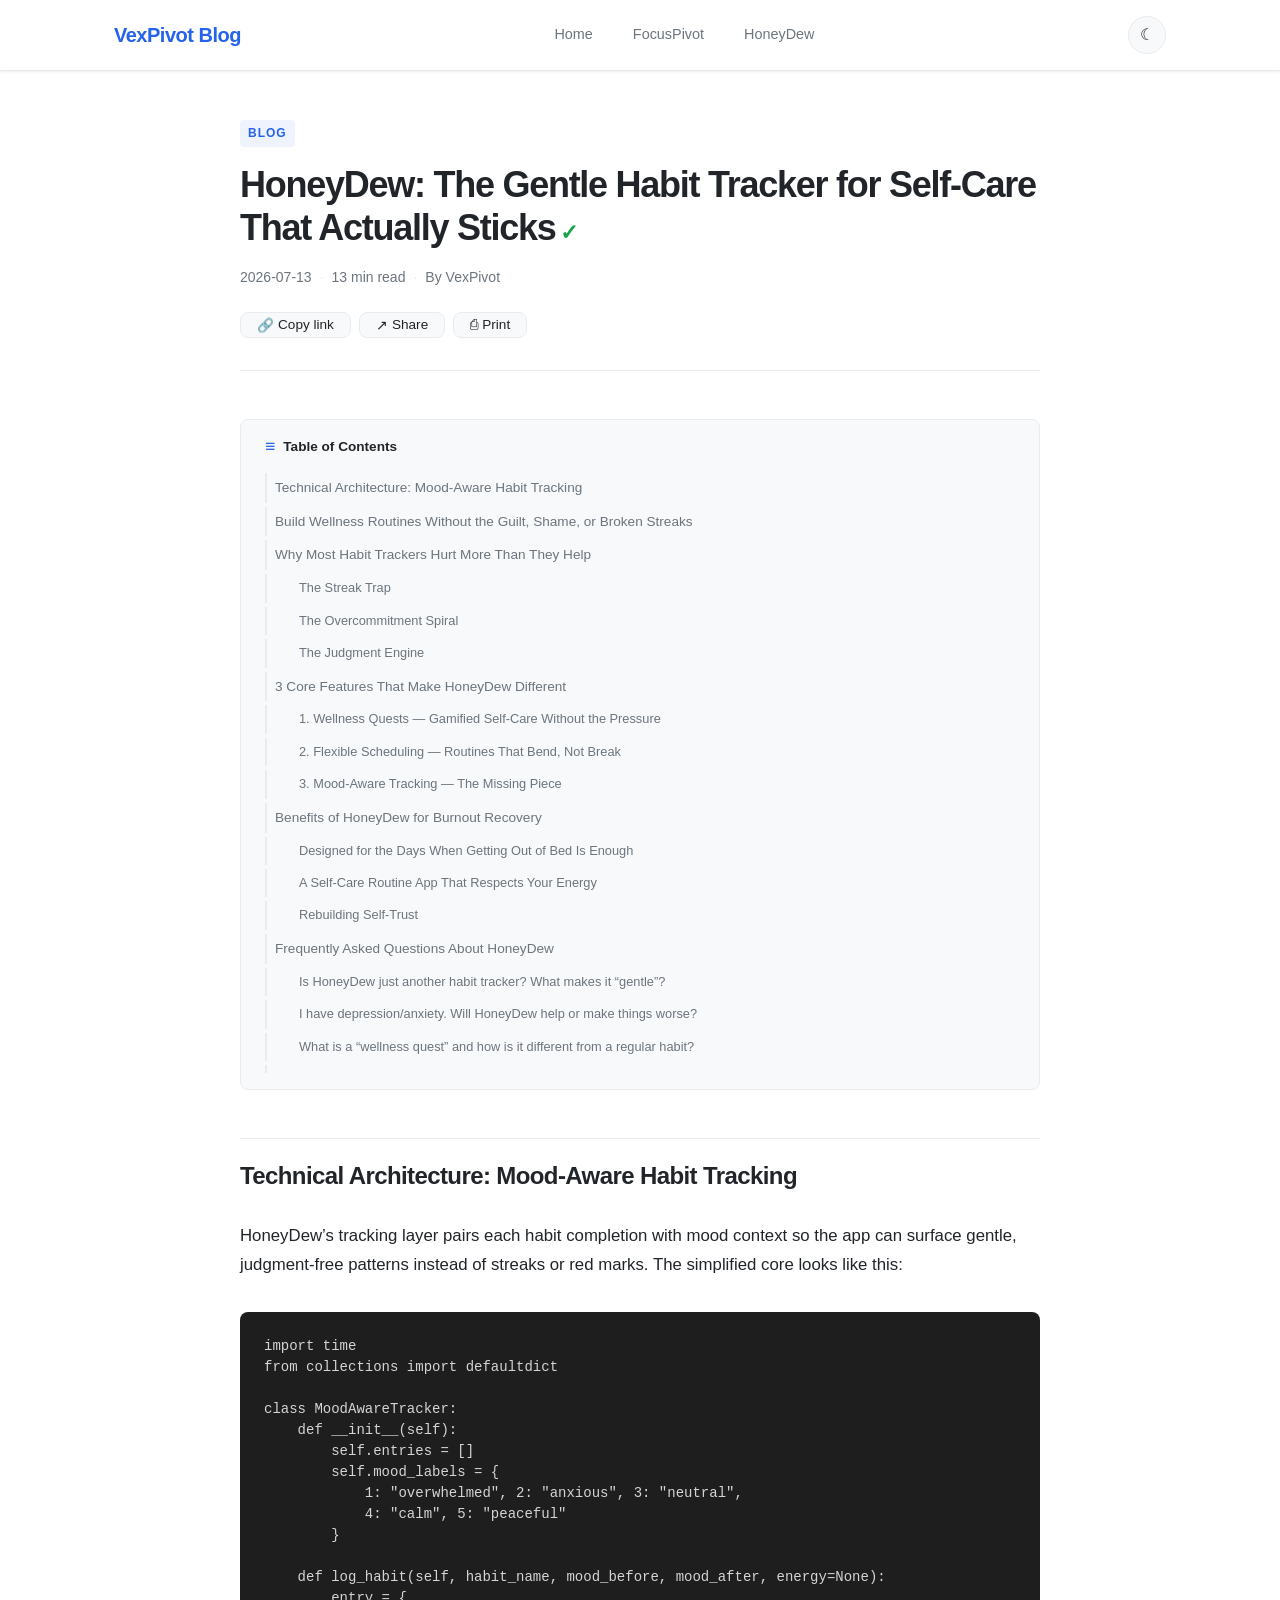
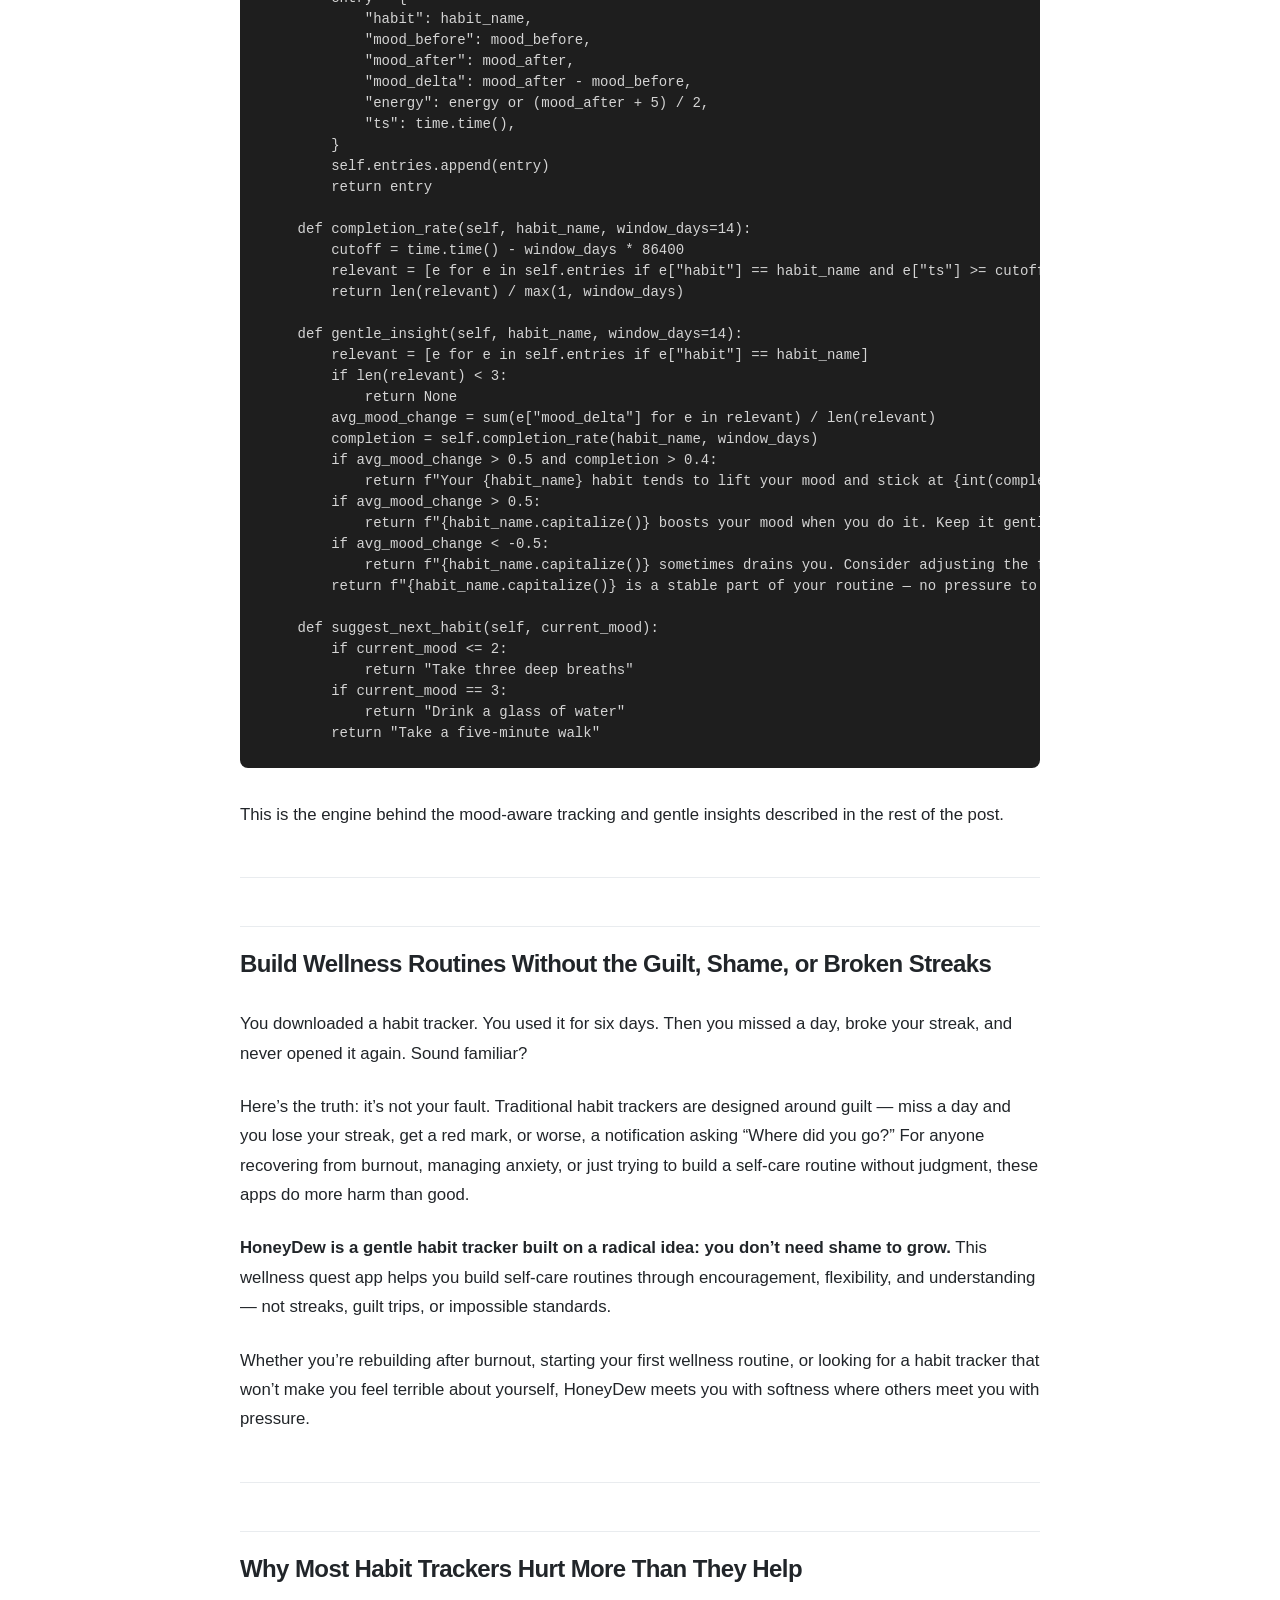
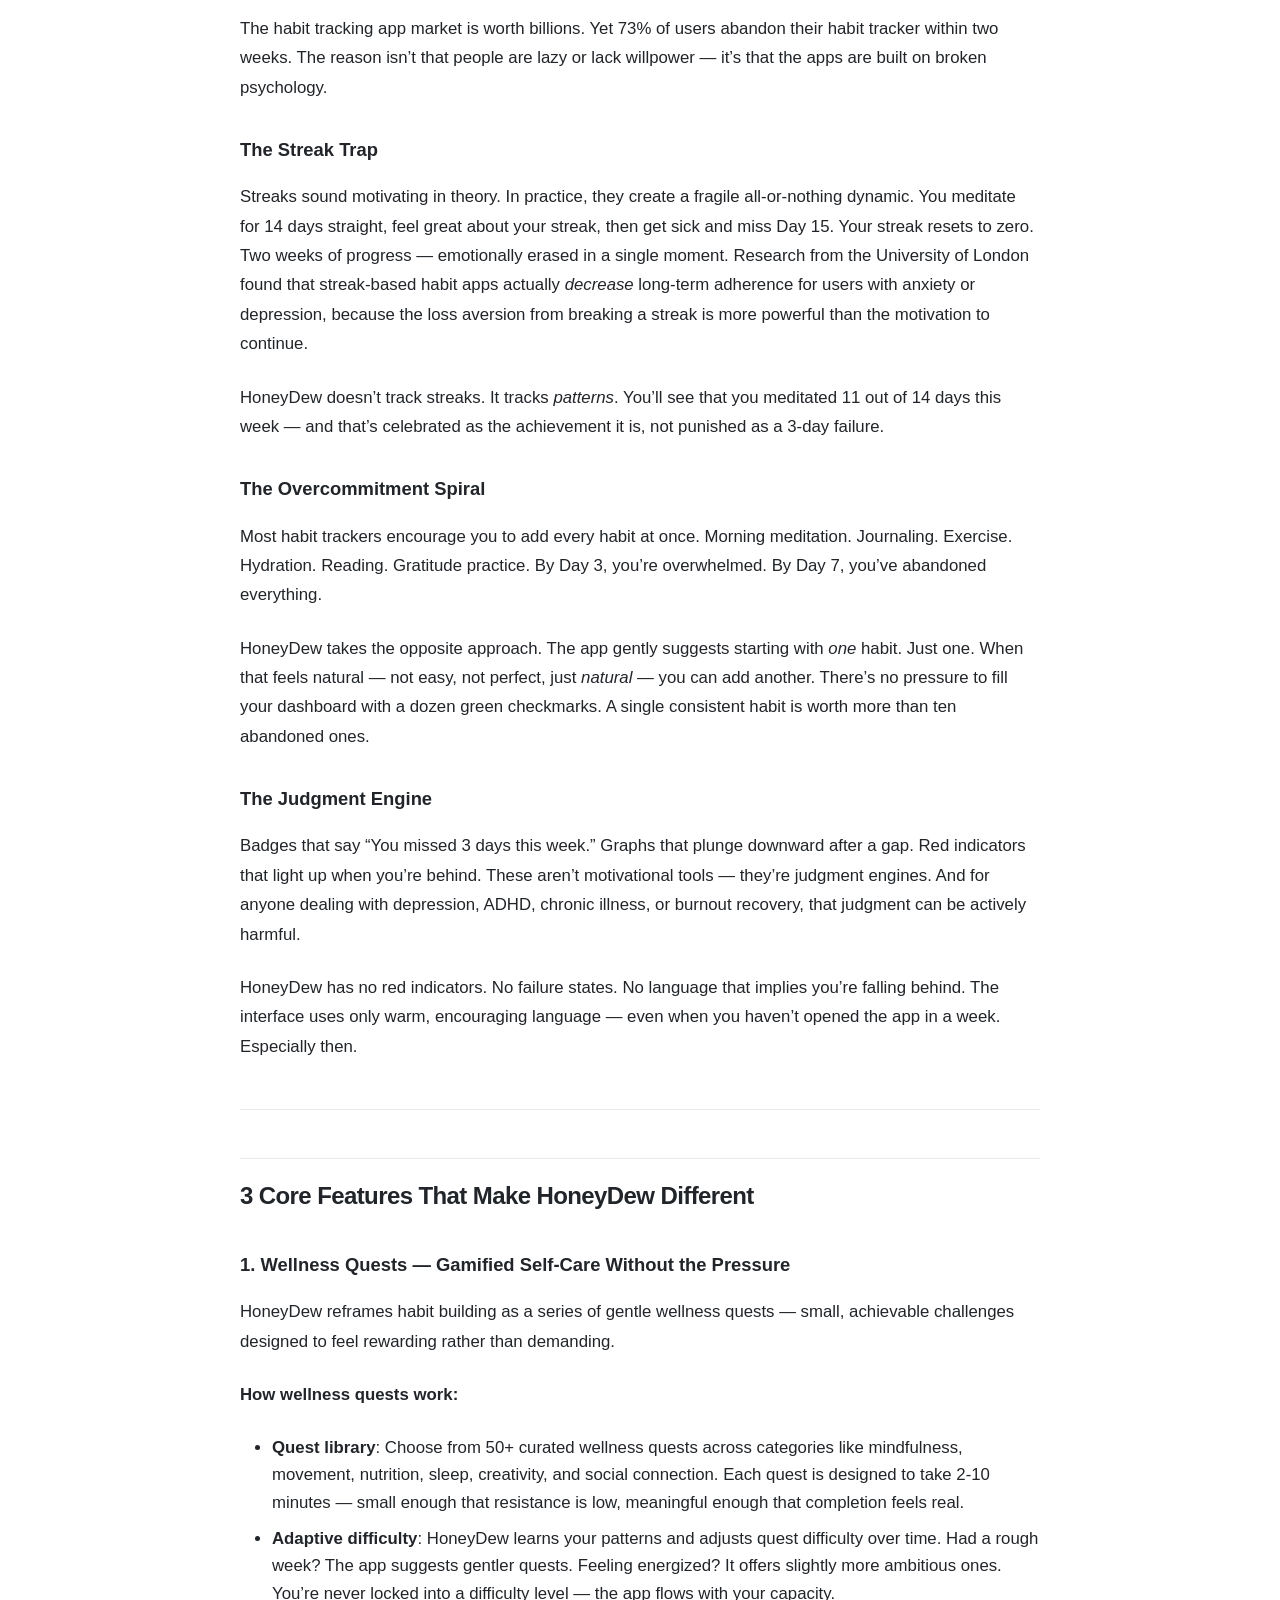
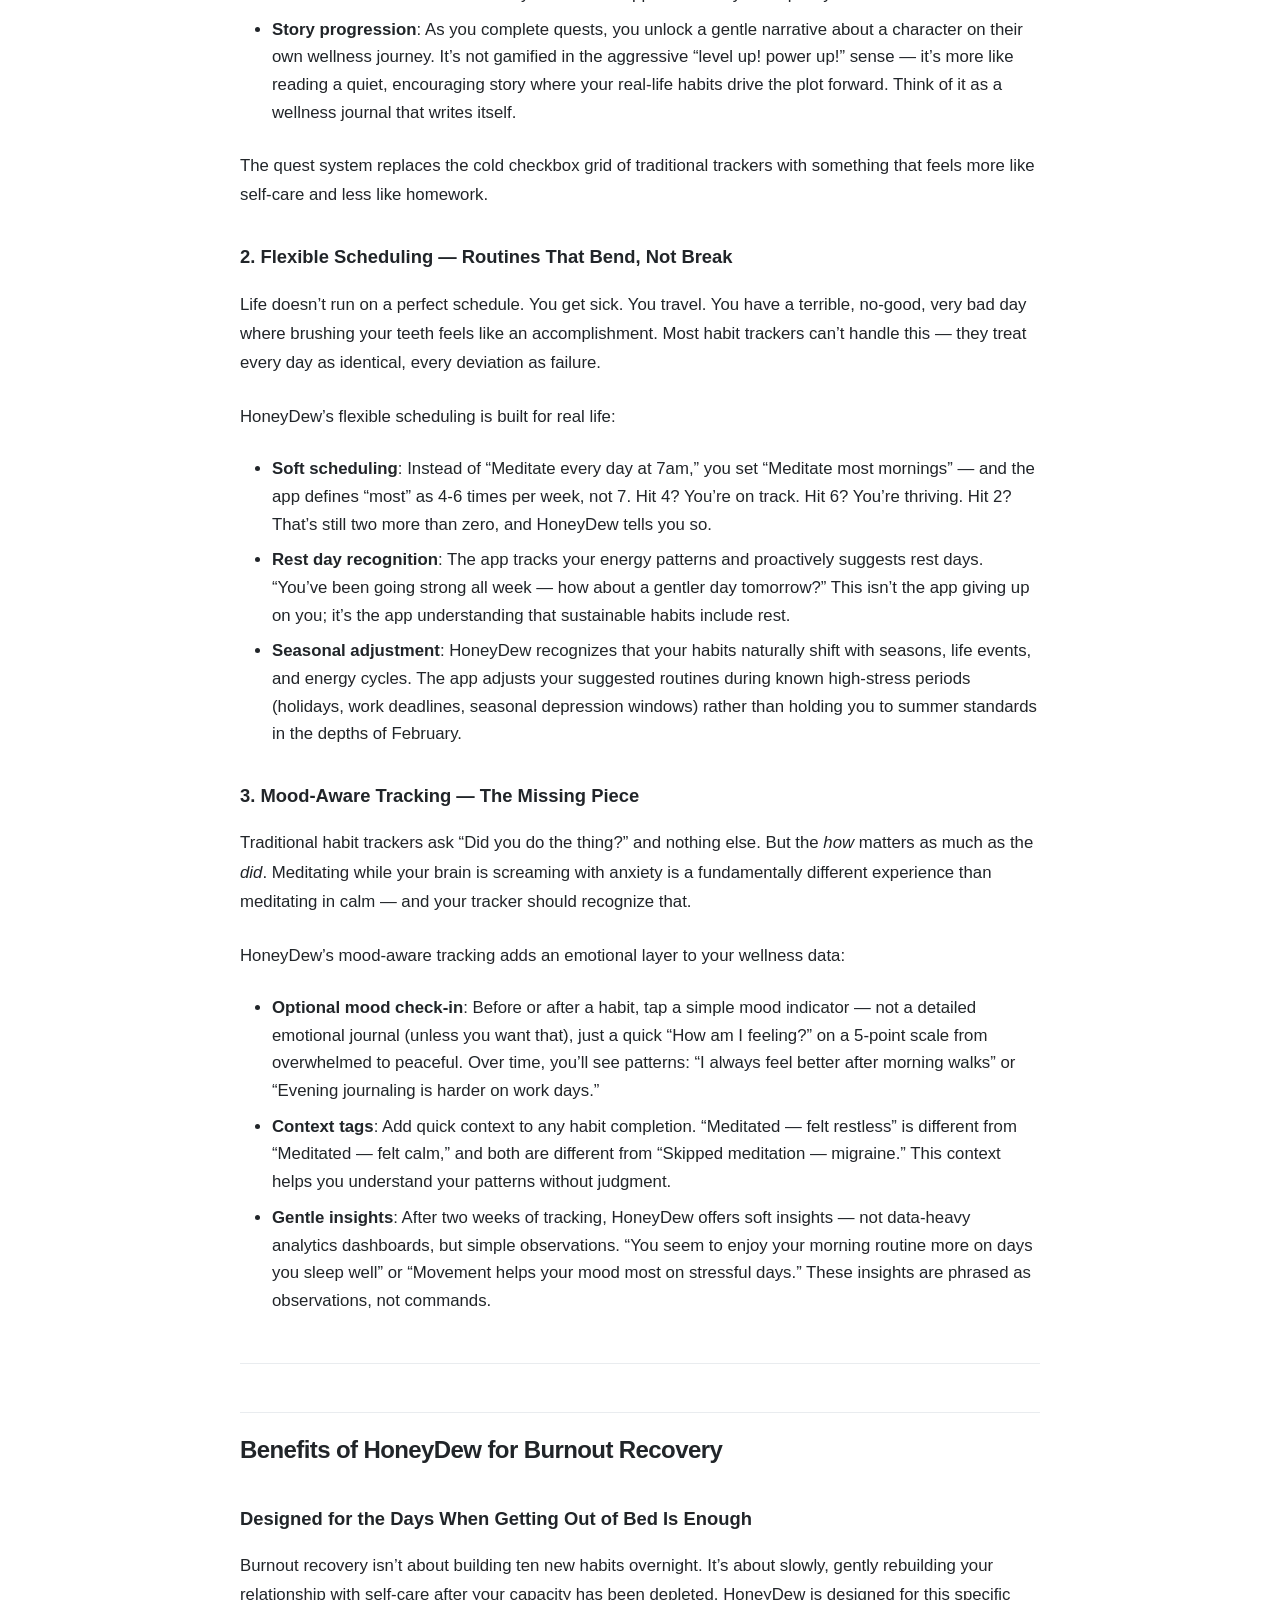
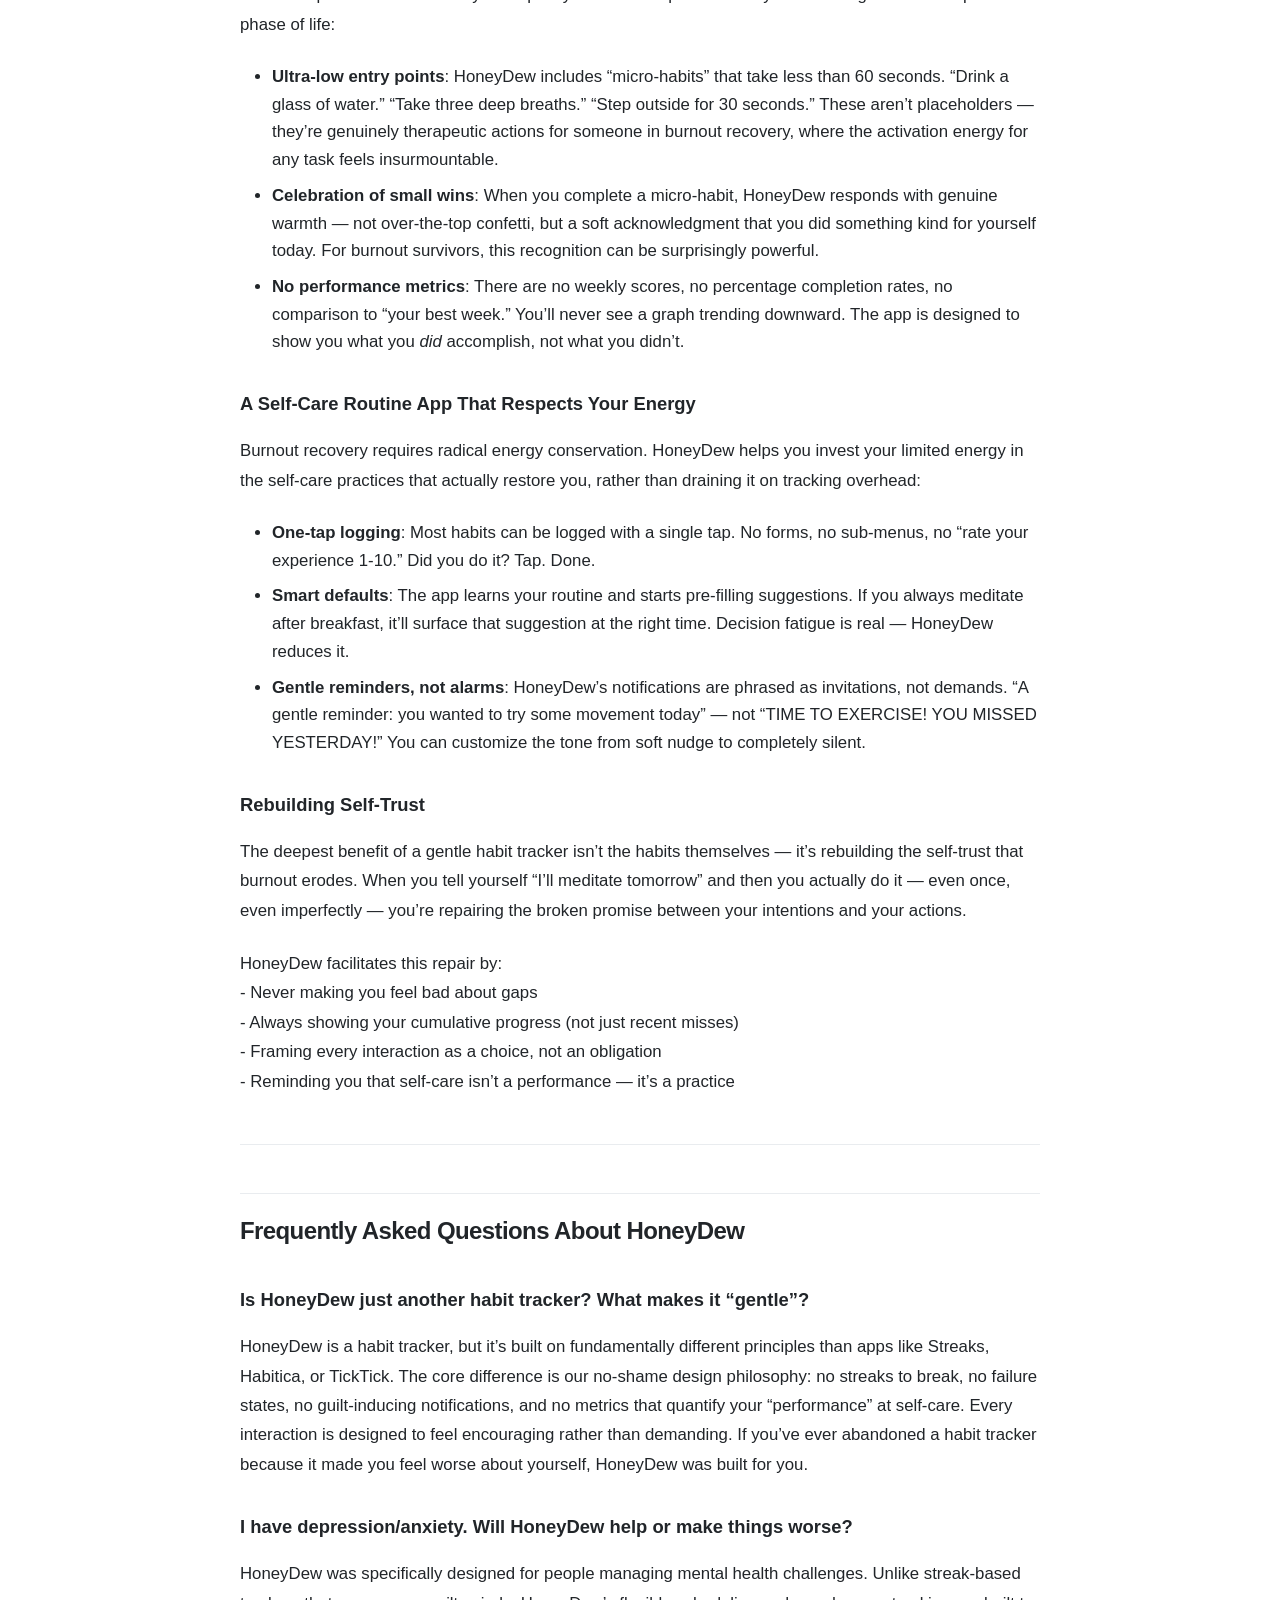
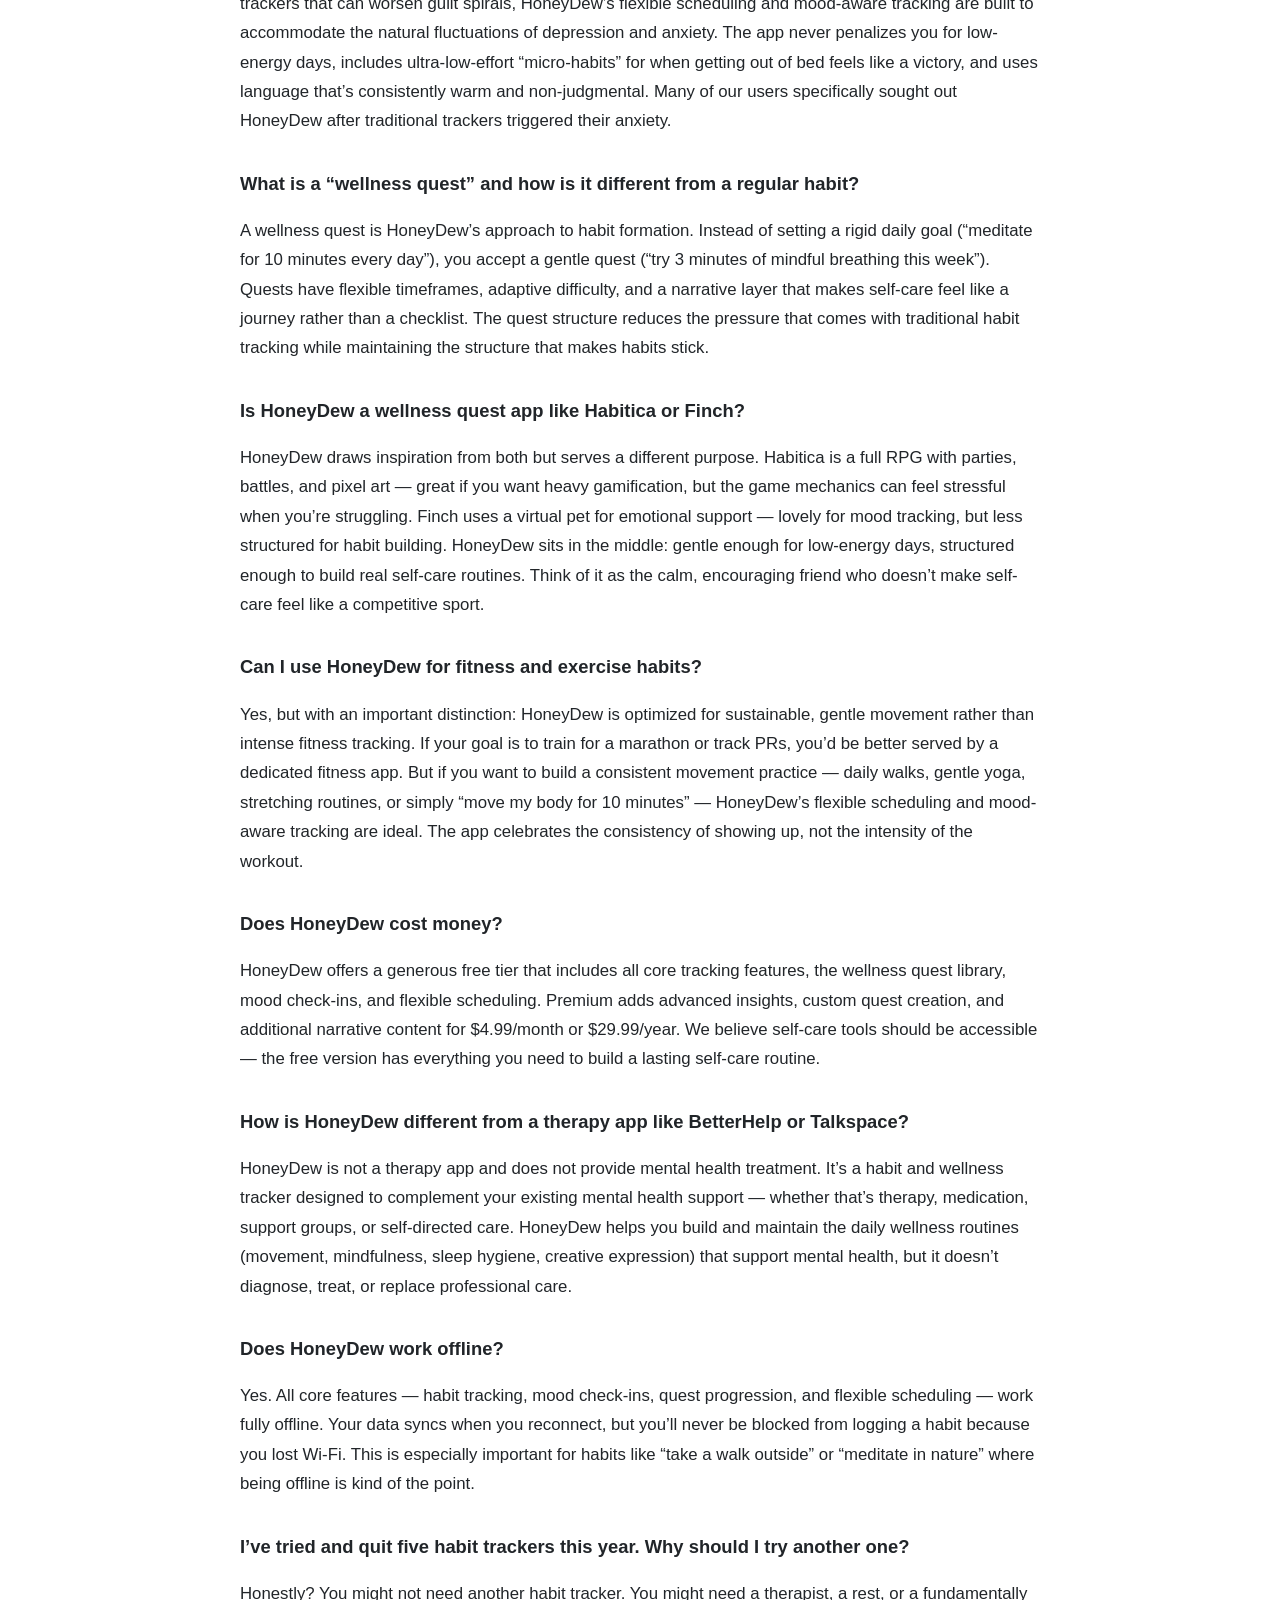
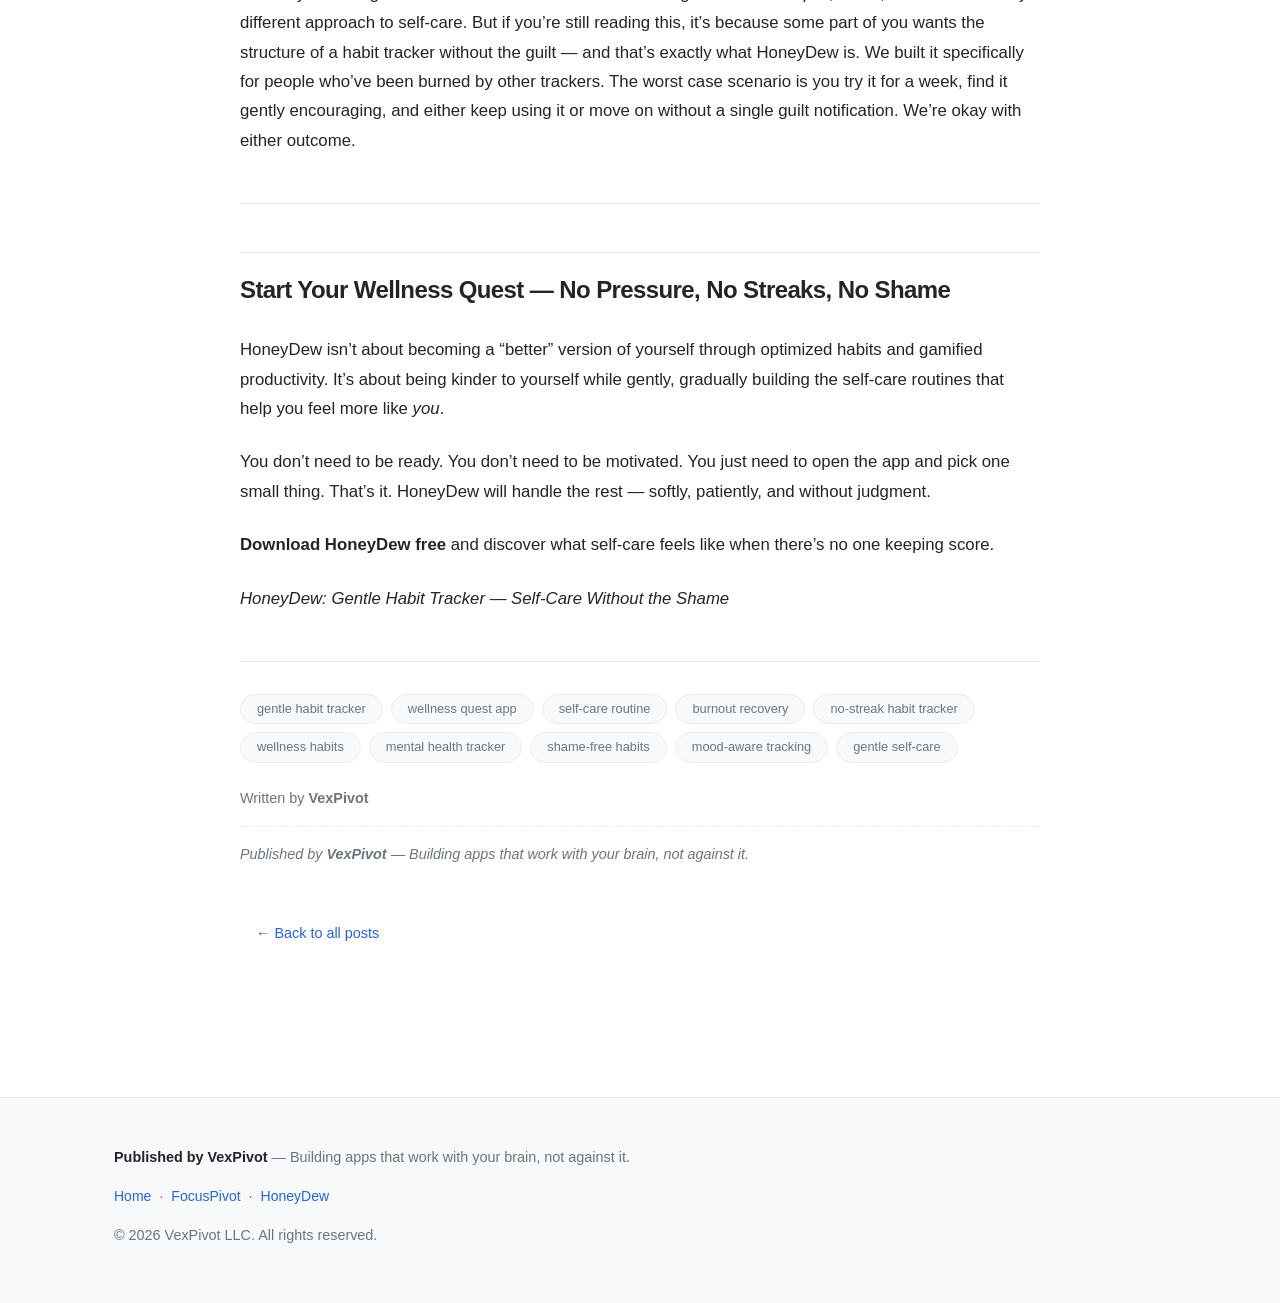
<file: honeydew-launch.html>
<!DOCTYPE html>
<html lang="en">
<head>
  <meta charset="UTF-8">
  <meta name="viewport" content="width=device-width, initial-scale=1.0">
  <title>HoneyDew: The Gentle Habit Tracker for Self-Care That Actually Sticks | VexPivot Blog</title>
  
  <meta name="description" content="HoneyDew is a gentle habit tracker and wellness quest app built for burnout recovery, mental health, and self-care routines that don&#39;t rely on shame or streaks.">
  <meta name="keywords" content="gentle habit tracker, wellness quest app, self-care routine, burnout recovery, no-streak habit tracker, wellness habits, mental health tracker, shame-free habits, mood-aware tracking, gentle self-care">
  <meta name="author" content="VexPivot">
  <link rel="canonical" href="https://jhendersonphd.github.io/vexpivot-blog/honeydew-launch.html">
  <meta property="og:title" content="HoneyDew: The Gentle Habit Tracker for Self-Care That Actually Sticks">
  <meta property="og:description" content="HoneyDew is a gentle habit tracker and wellness quest app built for burnout recovery, mental health, and self-care routines that don&#39;t rely on shame or streaks.">
  <meta property="og:url" content="https://jhendersonphd.github.io/vexpivot-blog/honeydew-launch.html">
  <meta property="og:type" content="article">
  <meta property="article:published_time" content="2026-07-13">
  <meta property="article:author" content="VexPivot">
  <meta property="article:section" content="blog">
  <meta property="og:locale" content="en_US">
  <meta name="twitter:card" content="summary_large_image">
  <meta name="twitter:title" content="HoneyDew: The Gentle Habit Tracker for Self-Care That Actually Sticks">
  <meta name="twitter:description" content="HoneyDew is a gentle habit tracker and wellness quest app built for burnout recovery, mental health, and self-care routines that don&#39;t rely on shame or streaks.">
  <script type="application/ld+json">{"@context": "https://schema.org", "@type": "BlogPosting", "headline": "HoneyDew: The Gentle Habit Tracker for Self-Care That Actually Sticks", "description": "HoneyDew is a gentle habit tracker and wellness quest app built for burnout recovery, mental health, and self-care routines that don't rely on shame or streaks.", "url": "https://jhendersonphd.github.io/vexpivot-blog/honeydew-launch.html", "datePublished": "2026-07-13", "dateModified": "2026-07-13", "author": {"@type": "Organization", "name": "VexPivot"}, "publisher": {"@type": "Organization", "name": "VexPivot", "url": "https://jhendersonphd.github.io/vexpivot-blog"}, "keywords": "gentle habit tracker, wellness quest app, self-care routine, burnout recovery, no-streak habit tracker, wellness habits, mental health tracker, shame-free habits, mood-aware tracking, gentle self-care", "articleSection": "blog", "wordCount": 2684, "inLanguage": "en-US"}</script>

  <link rel="stylesheet" href="assets/style.css">
</head>
<body class="theme-light">
  <div id="reading-progress" class="reading-progress" aria-hidden="true"></div>

  <header class="site-header"><div class="container">
    <a href="/" class="logo">VexPivot Blog</a>
    <nav class="main-nav">
      
      <a href="/">Home</a>
      
      <a href="/focuspivot-launch.html">FocusPivot</a>
      
      <a href="/honeydew-launch.html">HoneyDew</a>
      
    </nav>
    <button id="theme-toggle" class="theme-toggle" type="button" aria-label="Toggle dark mode" title="Toggle dark mode">
      <span class="theme-icon-light" aria-hidden="true">☀</span>
      <span class="theme-icon-dark" aria-hidden="true">☾</span>
    </button>
  </div></header>

  <main class="container">
    
  <article class="blog-post" data-slug="honeydew-launch" data-reading-time="13">
    <header class="post-header">
      <span class="post-category">blog</span>
      <h1 class="post-title">HoneyDew: The Gentle Habit Tracker for Self-Care That Actually Sticks</h1>
      <div class="post-meta">
        <time datetime="2026-07-13">2026-07-13</time>
        <span class="separator">&middot;</span>
        <span class="reading-time">13 min read</span>
        <span class="separator">&middot;</span>
        <span class="author">By VexPivot</span>
      </div>
      <div class="post-actions">
        <button id="copy-link-btn" class="action-btn" type="button" aria-label="Copy link to this article" title="Copy link">
          <span aria-hidden="true">🔗</span> Copy link
        </button>
        <button id="share-btn" class="action-btn" type="button" aria-label="Share this article" title="Share">
          <span aria-hidden="true">↗</span> Share
        </button>
        <button id="print-btn" class="action-btn" type="button" aria-label="Print this article" title="Print">
          <span aria-hidden="true">⎙</span> Print
        </button>
      </div>
    </header>

    <aside class="toc-sidebar" id="toc-sidebar" aria-label="Table of contents">
      <button id="toc-toggle" class="toc-toggle" type="button" aria-expanded="true" aria-controls="toc-list">
        <span class="toc-icon" aria-hidden="true">≡</span> Table of Contents
      </button>
      <nav id="toc-list" class="toc-list" aria-label="Article sections">
        <noscript>
          <p>JavaScript is disabled — navigation links are below in the post body.</p>
        </noscript>
      </nav>
    </aside>

    <div class="post-body">
      <h2 id="technical-architecture-mood-aware-habit-tracking">Technical Architecture: Mood-Aware Habit Tracking</h2>
<p>HoneyDew&rsquo;s tracking layer pairs each habit completion with mood context so the app can surface gentle, judgment-free patterns instead of streaks or red marks. The simplified core looks like this:</p>
<pre><code class="language-python">import time
from collections import defaultdict

class MoodAwareTracker:
    def __init__(self):
        self.entries = []
        self.mood_labels = {
            1: &quot;overwhelmed&quot;, 2: &quot;anxious&quot;, 3: &quot;neutral&quot;,
            4: &quot;calm&quot;, 5: &quot;peaceful&quot;
        }

    def log_habit(self, habit_name, mood_before, mood_after, energy=None):
        entry = {
            &quot;habit&quot;: habit_name,
            &quot;mood_before&quot;: mood_before,
            &quot;mood_after&quot;: mood_after,
            &quot;mood_delta&quot;: mood_after - mood_before,
            &quot;energy&quot;: energy or (mood_after + 5) / 2,
            &quot;ts&quot;: time.time(),
        }
        self.entries.append(entry)
        return entry

    def completion_rate(self, habit_name, window_days=14):
        cutoff = time.time() - window_days * 86400
        relevant = [e for e in self.entries if e[&quot;habit&quot;] == habit_name and e[&quot;ts&quot;] &gt;= cutoff]
        return len(relevant) / max(1, window_days)

    def gentle_insight(self, habit_name, window_days=14):
        relevant = [e for e in self.entries if e[&quot;habit&quot;] == habit_name]
        if len(relevant) &lt; 3:
            return None
        avg_mood_change = sum(e[&quot;mood_delta&quot;] for e in relevant) / len(relevant)
        completion = self.completion_rate(habit_name, window_days)
        if avg_mood_change &gt; 0.5 and completion &gt; 0.4:
            return f&quot;Your {habit_name} habit tends to lift your mood and stick at {int(completion * 100)}%.&quot;
        if avg_mood_change &gt; 0.5:
            return f&quot;{habit_name.capitalize()} boosts your mood when you do it. Keep it gentle.&quot;
        if avg_mood_change &lt; -0.5:
            return f&quot;{habit_name.capitalize()} sometimes drains you. Consider adjusting the format.&quot;
        return f&quot;{habit_name.capitalize()} is a stable part of your routine — no pressure to do more.&quot;

    def suggest_next_habit(self, current_mood):
        if current_mood &lt;= 2:
            return &quot;Take three deep breaths&quot;
        if current_mood == 3:
            return &quot;Drink a glass of water&quot;
        return &quot;Take a five-minute walk&quot;
</code></pre>
<p>This is the engine behind the mood-aware tracking and gentle insights described in the rest of the post.</p>
<hr />
<h2 id="build-wellness-routines-without-the-guilt-shame-or-broken-streaks">Build Wellness Routines Without the Guilt, Shame, or Broken Streaks</h2>
<p>You downloaded a habit tracker. You used it for six days. Then you missed a day, broke your streak, and never opened it again. Sound familiar?</p>
<p>Here&rsquo;s the truth: it&rsquo;s not your fault. Traditional habit trackers are designed around guilt — miss a day and you lose your streak, get a red mark, or worse, a notification asking &ldquo;Where did you go?&rdquo; For anyone recovering from burnout, managing anxiety, or just trying to build a self-care routine without judgment, these apps do more harm than good.</p>
<p><strong>HoneyDew is a gentle habit tracker built on a radical idea: you don&rsquo;t need shame to grow.</strong> This wellness quest app helps you build self-care routines through encouragement, flexibility, and understanding — not streaks, guilt trips, or impossible standards.</p>
<p>Whether you&rsquo;re rebuilding after burnout, starting your first wellness routine, or looking for a habit tracker that won&rsquo;t make you feel terrible about yourself, HoneyDew meets you with softness where others meet you with pressure.</p>
<hr />
<h2 id="why-most-habit-trackers-hurt-more-than-they-help">Why Most Habit Trackers Hurt More Than They Help</h2>
<p>The habit tracking app market is worth billions. Yet 73% of users abandon their habit tracker within two weeks. The reason isn&rsquo;t that people are lazy or lack willpower — it&rsquo;s that the apps are built on broken psychology.</p>
<h3 id="the-streak-trap">The Streak Trap</h3>
<p>Streaks sound motivating in theory. In practice, they create a fragile all-or-nothing dynamic. You meditate for 14 days straight, feel great about your streak, then get sick and miss Day 15. Your streak resets to zero. Two weeks of progress — emotionally erased in a single moment. Research from the University of London found that streak-based habit apps actually <em>decrease</em> long-term adherence for users with anxiety or depression, because the loss aversion from breaking a streak is more powerful than the motivation to continue.</p>
<p>HoneyDew doesn&rsquo;t track streaks. It tracks <em>patterns</em>. You&rsquo;ll see that you meditated 11 out of 14 days this week — and that&rsquo;s celebrated as the achievement it is, not punished as a 3-day failure.</p>
<h3 id="the-overcommitment-spiral">The Overcommitment Spiral</h3>
<p>Most habit trackers encourage you to add every habit at once. Morning meditation. Journaling. Exercise. Hydration. Reading. Gratitude practice. By Day 3, you&rsquo;re overwhelmed. By Day 7, you&rsquo;ve abandoned everything.</p>
<p>HoneyDew takes the opposite approach. The app gently suggests starting with <em>one</em> habit. Just one. When that feels natural — not easy, not perfect, just <em>natural</em> — you can add another. There&rsquo;s no pressure to fill your dashboard with a dozen green checkmarks. A single consistent habit is worth more than ten abandoned ones.</p>
<h3 id="the-judgment-engine">The Judgment Engine</h3>
<p>Badges that say &ldquo;You missed 3 days this week.&rdquo; Graphs that plunge downward after a gap. Red indicators that light up when you&rsquo;re behind. These aren&rsquo;t motivational tools — they&rsquo;re judgment engines. And for anyone dealing with depression, ADHD, chronic illness, or burnout recovery, that judgment can be actively harmful.</p>
<p>HoneyDew has no red indicators. No failure states. No language that implies you&rsquo;re falling behind. The interface uses only warm, encouraging language — even when you haven&rsquo;t opened the app in a week. Especially then.</p>
<hr />
<h2 id="3-core-features-that-make-honeydew-different">3 Core Features That Make HoneyDew Different</h2>
<h3 id="1-wellness-quests-gamified-self-care-without-the-pressure">1. Wellness Quests — Gamified Self-Care Without the Pressure</h3>
<p>HoneyDew reframes habit building as a series of gentle wellness quests — small, achievable challenges designed to feel rewarding rather than demanding.</p>
<p><strong>How wellness quests work:</strong></p>
<ul>
<li><strong>Quest library</strong>: Choose from 50+ curated wellness quests across categories like mindfulness, movement, nutrition, sleep, creativity, and social connection. Each quest is designed to take 2-10 minutes — small enough that resistance is low, meaningful enough that completion feels real.</li>
<li><strong>Adaptive difficulty</strong>: HoneyDew learns your patterns and adjusts quest difficulty over time. Had a rough week? The app suggests gentler quests. Feeling energized? It offers slightly more ambitious ones. You&rsquo;re never locked into a difficulty level — the app flows with your capacity.</li>
<li><strong>Story progression</strong>: As you complete quests, you unlock a gentle narrative about a character on their own wellness journey. It&rsquo;s not gamified in the aggressive &ldquo;level up! power up!&rdquo; sense — it&rsquo;s more like reading a quiet, encouraging story where your real-life habits drive the plot forward. Think of it as a wellness journal that writes itself.</li>
</ul>
<p>The quest system replaces the cold checkbox grid of traditional trackers with something that feels more like self-care and less like homework.</p>
<h3 id="2-flexible-scheduling-routines-that-bend-not-break">2. Flexible Scheduling — Routines That Bend, Not Break</h3>
<p>Life doesn&rsquo;t run on a perfect schedule. You get sick. You travel. You have a terrible, no-good, very bad day where brushing your teeth feels like an accomplishment. Most habit trackers can&rsquo;t handle this — they treat every day as identical, every deviation as failure.</p>
<p>HoneyDew&rsquo;s flexible scheduling is built for real life:</p>
<ul>
<li><strong>Soft scheduling</strong>: Instead of &ldquo;Meditate every day at 7am,&rdquo; you set &ldquo;Meditate most mornings&rdquo; — and the app defines &ldquo;most&rdquo; as 4-6 times per week, not 7. Hit 4? You&rsquo;re on track. Hit 6? You&rsquo;re thriving. Hit 2? That&rsquo;s still two more than zero, and HoneyDew tells you so.</li>
<li><strong>Rest day recognition</strong>: The app tracks your energy patterns and proactively suggests rest days. &ldquo;You&rsquo;ve been going strong all week — how about a gentler day tomorrow?&rdquo; This isn&rsquo;t the app giving up on you; it&rsquo;s the app understanding that sustainable habits include rest.</li>
<li><strong>Seasonal adjustment</strong>: HoneyDew recognizes that your habits naturally shift with seasons, life events, and energy cycles. The app adjusts your suggested routines during known high-stress periods (holidays, work deadlines, seasonal depression windows) rather than holding you to summer standards in the depths of February.</li>
</ul>
<h3 id="3-mood-aware-tracking-the-missing-piece">3. Mood-Aware Tracking — The Missing Piece</h3>
<p>Traditional habit trackers ask &ldquo;Did you do the thing?&rdquo; and nothing else. But the <em>how</em> matters as much as the <em>did</em>. Meditating while your brain is screaming with anxiety is a fundamentally different experience than meditating in calm — and your tracker should recognize that.</p>
<p>HoneyDew&rsquo;s mood-aware tracking adds an emotional layer to your wellness data:</p>
<ul>
<li><strong>Optional mood check-in</strong>: Before or after a habit, tap a simple mood indicator — not a detailed emotional journal (unless you want that), just a quick &ldquo;How am I feeling?&rdquo; on a 5-point scale from overwhelmed to peaceful. Over time, you&rsquo;ll see patterns: &ldquo;I always feel better after morning walks&rdquo; or &ldquo;Evening journaling is harder on work days.&rdquo;</li>
<li><strong>Context tags</strong>: Add quick context to any habit completion. &ldquo;Meditated — felt restless&rdquo; is different from &ldquo;Meditated — felt calm,&rdquo; and both are different from &ldquo;Skipped meditation — migraine.&rdquo; This context helps you understand your patterns without judgment.</li>
<li><strong>Gentle insights</strong>: After two weeks of tracking, HoneyDew offers soft insights — not data-heavy analytics dashboards, but simple observations. &ldquo;You seem to enjoy your morning routine more on days you sleep well&rdquo; or &ldquo;Movement helps your mood most on stressful days.&rdquo; These insights are phrased as observations, not commands.</li>
</ul>
<hr />
<h2 id="benefits-of-honeydew-for-burnout-recovery">Benefits of HoneyDew for Burnout Recovery</h2>
<h3 id="designed-for-the-days-when-getting-out-of-bed-is-enough">Designed for the Days When Getting Out of Bed Is Enough</h3>
<p>Burnout recovery isn&rsquo;t about building ten new habits overnight. It&rsquo;s about slowly, gently rebuilding your relationship with self-care after your capacity has been depleted. HoneyDew is designed for this specific phase of life:</p>
<ul>
<li><strong>Ultra-low entry points</strong>: HoneyDew includes &ldquo;micro-habits&rdquo; that take less than 60 seconds. &ldquo;Drink a glass of water.&rdquo; &ldquo;Take three deep breaths.&rdquo; &ldquo;Step outside for 30 seconds.&rdquo; These aren&rsquo;t placeholders — they&rsquo;re genuinely therapeutic actions for someone in burnout recovery, where the activation energy for any task feels insurmountable.</li>
<li><strong>Celebration of small wins</strong>: When you complete a micro-habit, HoneyDew responds with genuine warmth — not over-the-top confetti, but a soft acknowledgment that you did something kind for yourself today. For burnout survivors, this recognition can be surprisingly powerful.</li>
<li><strong>No performance metrics</strong>: There are no weekly scores, no percentage completion rates, no comparison to &ldquo;your best week.&rdquo; You&rsquo;ll never see a graph trending downward. The app is designed to show you what you <em>did</em> accomplish, not what you didn&rsquo;t.</li>
</ul>
<h3 id="a-self-care-routine-app-that-respects-your-energy">A Self-Care Routine App That Respects Your Energy</h3>
<p>Burnout recovery requires radical energy conservation. HoneyDew helps you invest your limited energy in the self-care practices that actually restore you, rather than draining it on tracking overhead:</p>
<ul>
<li><strong>One-tap logging</strong>: Most habits can be logged with a single tap. No forms, no sub-menus, no &ldquo;rate your experience 1-10.&rdquo; Did you do it? Tap. Done.</li>
<li><strong>Smart defaults</strong>: The app learns your routine and starts pre-filling suggestions. If you always meditate after breakfast, it&rsquo;ll surface that suggestion at the right time. Decision fatigue is real — HoneyDew reduces it.</li>
<li><strong>Gentle reminders, not alarms</strong>: HoneyDew&rsquo;s notifications are phrased as invitations, not demands. &ldquo;A gentle reminder: you wanted to try some movement today&rdquo; — not &ldquo;TIME TO EXERCISE! YOU MISSED YESTERDAY!&rdquo; You can customize the tone from soft nudge to completely silent.</li>
</ul>
<h3 id="rebuilding-self-trust">Rebuilding Self-Trust</h3>
<p>The deepest benefit of a gentle habit tracker isn&rsquo;t the habits themselves — it&rsquo;s rebuilding the self-trust that burnout erodes. When you tell yourself &ldquo;I&rsquo;ll meditate tomorrow&rdquo; and then you actually do it — even once, even imperfectly — you&rsquo;re repairing the broken promise between your intentions and your actions.</p>
<p>HoneyDew facilitates this repair by:<br />
- Never making you feel bad about gaps<br />
- Always showing your cumulative progress (not just recent misses)<br />
- Framing every interaction as a choice, not an obligation<br />
- Reminding you that self-care isn&rsquo;t a performance — it&rsquo;s a practice</p>
<hr />
<h2 id="frequently-asked-questions-about-honeydew">Frequently Asked Questions About HoneyDew</h2>
<h3 id="is-honeydew-just-another-habit-tracker-what-makes-it-gentle">Is HoneyDew just another habit tracker? What makes it &ldquo;gentle&rdquo;?</h3>
<p>HoneyDew is a habit tracker, but it&rsquo;s built on fundamentally different principles than apps like Streaks, Habitica, or TickTick. The core difference is our no-shame design philosophy: no streaks to break, no failure states, no guilt-inducing notifications, and no metrics that quantify your &ldquo;performance&rdquo; at self-care. Every interaction is designed to feel encouraging rather than demanding. If you&rsquo;ve ever abandoned a habit tracker because it made you feel worse about yourself, HoneyDew was built for you.</p>
<h3 id="i-have-depressionanxiety-will-honeydew-help-or-make-things-worse">I have depression/anxiety. Will HoneyDew help or make things worse?</h3>
<p>HoneyDew was specifically designed for people managing mental health challenges. Unlike streak-based trackers that can worsen guilt spirals, HoneyDew&rsquo;s flexible scheduling and mood-aware tracking are built to accommodate the natural fluctuations of depression and anxiety. The app never penalizes you for low-energy days, includes ultra-low-effort &ldquo;micro-habits&rdquo; for when getting out of bed feels like a victory, and uses language that&rsquo;s consistently warm and non-judgmental. Many of our users specifically sought out HoneyDew after traditional trackers triggered their anxiety.</p>
<h3 id="what-is-a-wellness-quest-and-how-is-it-different-from-a-regular-habit">What is a &ldquo;wellness quest&rdquo; and how is it different from a regular habit?</h3>
<p>A wellness quest is HoneyDew&rsquo;s approach to habit formation. Instead of setting a rigid daily goal (&ldquo;meditate for 10 minutes every day&rdquo;), you accept a gentle quest (&ldquo;try 3 minutes of mindful breathing this week&rdquo;). Quests have flexible timeframes, adaptive difficulty, and a narrative layer that makes self-care feel like a journey rather than a checklist. The quest structure reduces the pressure that comes with traditional habit tracking while maintaining the structure that makes habits stick.</p>
<h3 id="is-honeydew-a-wellness-quest-app-like-habitica-or-finch">Is HoneyDew a wellness quest app like Habitica or Finch?</h3>
<p>HoneyDew draws inspiration from both but serves a different purpose. Habitica is a full RPG with parties, battles, and pixel art — great if you want heavy gamification, but the game mechanics can feel stressful when you&rsquo;re struggling. Finch uses a virtual pet for emotional support — lovely for mood tracking, but less structured for habit building. HoneyDew sits in the middle: gentle enough for low-energy days, structured enough to build real self-care routines. Think of it as the calm, encouraging friend who doesn&rsquo;t make self-care feel like a competitive sport.</p>
<h3 id="can-i-use-honeydew-for-fitness-and-exercise-habits">Can I use HoneyDew for fitness and exercise habits?</h3>
<p>Yes, but with an important distinction: HoneyDew is optimized for sustainable, gentle movement rather than intense fitness tracking. If your goal is to train for a marathon or track PRs, you&rsquo;d be better served by a dedicated fitness app. But if you want to build a consistent movement practice — daily walks, gentle yoga, stretching routines, or simply &ldquo;move my body for 10 minutes&rdquo; — HoneyDew&rsquo;s flexible scheduling and mood-aware tracking are ideal. The app celebrates the consistency of showing up, not the intensity of the workout.</p>
<h3 id="does-honeydew-cost-money">Does HoneyDew cost money?</h3>
<p>HoneyDew offers a generous free tier that includes all core tracking features, the wellness quest library, mood check-ins, and flexible scheduling. Premium adds advanced insights, custom quest creation, and additional narrative content for $4.99/month or $29.99/year. We believe self-care tools should be accessible — the free version has everything you need to build a lasting self-care routine.</p>
<h3 id="how-is-honeydew-different-from-a-therapy-app-like-betterhelp-or-talkspace">How is HoneyDew different from a therapy app like BetterHelp or Talkspace?</h3>
<p>HoneyDew is not a therapy app and does not provide mental health treatment. It&rsquo;s a habit and wellness tracker designed to complement your existing mental health support — whether that&rsquo;s therapy, medication, support groups, or self-directed care. HoneyDew helps you build and maintain the daily wellness routines (movement, mindfulness, sleep hygiene, creative expression) that support mental health, but it doesn&rsquo;t diagnose, treat, or replace professional care.</p>
<h3 id="does-honeydew-work-offline">Does HoneyDew work offline?</h3>
<p>Yes. All core features — habit tracking, mood check-ins, quest progression, and flexible scheduling — work fully offline. Your data syncs when you reconnect, but you&rsquo;ll never be blocked from logging a habit because you lost Wi-Fi. This is especially important for habits like &ldquo;take a walk outside&rdquo; or &ldquo;meditate in nature&rdquo; where being offline is kind of the point.</p>
<h3 id="ive-tried-and-quit-five-habit-trackers-this-year-why-should-i-try-another-one">I&rsquo;ve tried and quit five habit trackers this year. Why should I try another one?</h3>
<p>Honestly? You might not need another habit tracker. You might need a therapist, a rest, or a fundamentally different approach to self-care. But if you&rsquo;re still reading this, it&rsquo;s because some part of you wants the structure of a habit tracker without the guilt — and that&rsquo;s exactly what HoneyDew is. We built it specifically for people who&rsquo;ve been burned by other trackers. The worst case scenario is you try it for a week, find it gently encouraging, and either keep using it or move on without a single guilt notification. We&rsquo;re okay with either outcome.</p>
<hr />
<h2 id="start-your-wellness-quest-no-pressure-no-streaks-no-shame">Start Your Wellness Quest — No Pressure, No Streaks, No Shame</h2>
<p>HoneyDew isn&rsquo;t about becoming a &ldquo;better&rdquo; version of yourself through optimized habits and gamified productivity. It&rsquo;s about being kinder to yourself while gently, gradually building the self-care routines that help you feel more like <em>you</em>.</p>
<p>You don&rsquo;t need to be ready. You don&rsquo;t need to be motivated. You just need to open the app and pick one small thing. That&rsquo;s it. HoneyDew will handle the rest — softly, patiently, and without judgment.</p>
<p><strong>Download HoneyDew free</strong> and discover what self-care feels like when there&rsquo;s no one keeping score.</p>
<p><em>HoneyDew: Gentle Habit Tracker — Self-Care Without the Shame</em></p>
    </div>

    <footer class="post-footer">
      <div class="post-tags">
        
        <a href="/?q=gentle%20habit%20tracker" class="tag">gentle habit tracker</a>
        
        <a href="/?q=wellness%20quest%20app" class="tag">wellness quest app</a>
        
        <a href="/?q=self-care%20routine" class="tag">self-care routine</a>
        
        <a href="/?q=burnout%20recovery" class="tag">burnout recovery</a>
        
        <a href="/?q=no-streak%20habit%20tracker" class="tag">no-streak habit tracker</a>
        
        <a href="/?q=wellness%20habits" class="tag">wellness habits</a>
        
        <a href="/?q=mental%20health%20tracker" class="tag">mental health tracker</a>
        
        <a href="/?q=shame-free%20habits" class="tag">shame-free habits</a>
        
        <a href="/?q=mood-aware%20tracking" class="tag">mood-aware tracking</a>
        
        <a href="/?q=gentle%20self-care" class="tag">gentle self-care</a>
        
      </div>
      <p class="post-author">Written by <strong>VexPivot</strong></p>
      <p class="published-by-line">Published by <strong>VexPivot</strong> &mdash; Building apps that work with your brain, not against it.</p>
    </footer>
  </article>

  <nav class="post-nav">
    <a href="/" class="back-link">&larr; Back to all posts</a>
  </nav>

  <script>
    // ===== Post-page interactivity =====
    (function() {
      'use strict';

      var postEl = document.querySelector('.blog-post');
      if (!postEl) return;

      // Auto-generate table of contents from headings in the post body
      var tocList = document.getElementById('toc-list');
      var postBody = postEl.querySelector('.post-body');
      if (tocList && postBody) {
        var headings = postBody.querySelectorAll('h2, h3');
        if (headings.length > 0) {
          var html = '';
          headings.forEach(function(h) {
            if (!h.id) {
              h.id = h.textContent.trim()
                .toLowerCase()
                .replace(/[^a-z0-9\s-]/g, '')
                .replace(/\s+/g, '-')
                .replace(/-+/g, '-')
                .replace(/^-|-$/g, '');
            }
            var level = h.tagName.toLowerCase();
            var cls = level === 'h3' ? 'toc-item toc-h3' : 'toc-item toc-h2';
            html += '<a class="' + cls + '" href="#' + h.id + '">' +
                    h.textContent.trim() + '</a>';
          });
          tocList.innerHTML = html;
        } else {
          tocList.innerHTML = '<p class="toc-empty">No sections found.</p>';
        }
      }

      // TOC collapse toggle
      var tocToggle = document.getElementById('toc-toggle');
      if (tocToggle && tocList) {
        tocToggle.addEventListener('click', function() {
          var expanded = tocToggle.getAttribute('aria-expanded') === 'true';
          tocToggle.setAttribute('aria-expanded', expanded ? 'false' : 'true');
          tocList.classList.toggle('is-collapsed', expanded);
        });
      }

      // Copy link button
      var copyBtn = document.getElementById('copy-link-btn');
      if (copyBtn) {
        copyBtn.addEventListener('click', function() {
          var url = window.location.href;
          var done = function() {
            var orig = copyBtn.innerHTML;
            copyBtn.innerHTML = '<span aria-hidden="true">✓</span> Copied!';
            setTimeout(function() { copyBtn.innerHTML = orig; }, 1500);
          };
          if (navigator.clipboard && navigator.clipboard.writeText) {
            navigator.clipboard.writeText(url).then(done).catch(function() {
              fallbackCopy(url); done();
            });
          } else {
            fallbackCopy(url); done();
          }
        });
      }
      function fallbackCopy(text) {
        var ta = document.createElement('textarea');
        ta.value = text;
        ta.style.position = 'fixed';
        ta.style.left = '-9999px';
        document.body.appendChild(ta);
        ta.focus(); ta.select();
        try { document.execCommand('copy'); } catch (e) { /* noop */ }
        document.body.removeChild(ta);
      }

      // Share button — uses Web Share API when available
      var shareBtn = document.getElementById('share-btn');
      if (shareBtn) {
        shareBtn.addEventListener('click', function() {
          var data = {
            title: document.title,
            text: document.querySelector('meta[name="description"]').getAttribute('content'),
            url: window.location.href,
          };
          if (navigator.share) {
            navigator.share(data).catch(function() { /* user cancelled */ });
          } else {
            fallbackCopy(data.url);
            var orig = shareBtn.innerHTML;
            shareBtn.innerHTML = '<span aria-hidden="true">✓</span> Link copied';
            setTimeout(function() { shareBtn.innerHTML = orig; }, 1500);
          }
        });
      }

      // Print button
      var printBtn = document.getElementById('print-btn');
      if (printBtn) {
        printBtn.addEventListener('click', function() { window.print(); });
      }

      // Reading time tracker — emits a read event after the user has scrolled 80%
      var fired = false;
      function checkRead() {
        if (fired) return;
        var doc = document.documentElement;
        var scrolled = doc.scrollTop || document.body.scrollTop;
        var max = (doc.scrollHeight - doc.clientHeight) || 1;
        if (scrolled / max >= 0.8) {
          fired = true;
          try {
            if (window.console && console.info) {
              console.info('Article marked as read:', document.title);
            }
            document.body.classList.add('article-read');
          } catch (e) { /* noop */ }
        }
      }
      window.addEventListener('scroll', checkRead, { passive: true });
    })();
  </script>

  </main>

  <button id="scroll-top" class="scroll-top" type="button" aria-label="Scroll to top" title="Back to top">
    <span aria-hidden="true">↑</span>
  </button>

  <footer class="site-footer"><div class="container">
    <p><strong>Published by VexPivot</strong> &mdash; Building apps that work with your brain, not against it.</p>
    <p class="footer-links">
      
      <a href="/">Home</a> &middot; 
      
      <a href="/focuspivot-launch.html">FocusPivot</a> &middot; 
      
      <a href="/honeydew-launch.html">HoneyDew</a>
      
    </p>
    <p class="footer-meta">&copy; 2026 VexPivot LLC. All rights reserved.</p>
  </div></footer>

  <script>
    // ===== VexPivot Blog — Interactive Features =====
    (function() {
      'use strict';

      // Theme toggle (light/dark mode)
      var THEME_KEY = 'vexpivot-theme';
      var html = document.documentElement;
      var body = document.body;

      function applyTheme(theme) {
        body.classList.remove('theme-light', 'theme-dark');
        body.classList.add('theme-' + theme);
        html.classList.remove('theme-light', 'theme-dark');
        html.classList.add('theme-' + theme);
      }

      function getStoredTheme() {
        try {
          var stored = localStorage.getItem(THEME_KEY);
          if (stored === 'dark' || stored === 'light') return stored;
        } catch (e) { /* localStorage unavailable */ }
        if (window.matchMedia && window.matchMedia('(prefers-color-scheme: dark)').matches) {
          return 'dark';
        }
        return 'light';
      }

      applyTheme(getStoredTheme());

      var themeBtn = document.getElementById('theme-toggle');
      if (themeBtn) {
        themeBtn.addEventListener('click', function() {
          var current = body.classList.contains('theme-dark') ? 'dark' : 'light';
          var next = current === 'dark' ? 'light' : 'dark';
          applyTheme(next);
          try { localStorage.setItem(THEME_KEY, next); } catch (e) { /* noop */ }
        });
      }

      // Reading progress bar
      var progressEl = document.getElementById('reading-progress');
      function updateProgress() {
        if (!progressEl) return;
        var doc = document.documentElement;
        var scrolled = doc.scrollTop || document.body.scrollTop;
        var max = (doc.scrollHeight - doc.clientHeight) || 1;
        var pct = Math.min(100, Math.max(0, (scrolled / max) * 100));
        progressEl.style.width = pct + '%';
        progressEl.setAttribute('aria-valuenow', String(Math.round(pct)));
      }
      window.addEventListener('scroll', updateProgress, { passive: true });
      window.addEventListener('resize', updateProgress);
      updateProgress();

      // Scroll-to-top button
      var scrollBtn = document.getElementById('scroll-top');
      function updateScrollBtn() {
        if (!scrollBtn) return;
        var scrolled = window.scrollY || document.documentElement.scrollTop;
        scrollBtn.classList.toggle('is-visible', scrolled > 400);
      }
      if (scrollBtn) {
        scrollBtn.addEventListener('click', function() {
          window.scrollTo({ top: 0, behavior: 'smooth' });
        });
      }
      window.addEventListener('scroll', updateScrollBtn, { passive: true });
      updateScrollBtn();

      // Smooth anchor scrolling with offset for sticky header
      document.addEventListener('click', function(e) {
        var target = e.target;
        while (target && target.tagName !== 'A') target = target.parentNode;
        if (!target || !target.getAttribute) return;
        var href = target.getAttribute('href');
        if (!href || href.charAt(0) !== '#') return;
        var el = document.querySelector(href);
        if (el) {
          e.preventDefault();
          var top = el.getBoundingClientRect().top + window.scrollY - 80;
          window.scrollTo({ top: top, behavior: 'smooth' });
          history.replaceState(null, '', href);
        }
      });

      // Heading anchor links — add # links to all h2/h3 in post body
      var postBody = document.querySelector('.post-body');
      if (postBody) {
        var headings = postBody.querySelectorAll('h2, h3');
        headings.forEach(function(h) {
          if (!h.id) {
            h.id = h.textContent.trim()
              .toLowerCase()
              .replace(/[^a-z0-9\s-]/g, '')
              .replace(/\s+/g, '-')
              .replace(/-+/g, '-')
              .replace(/^-|-$/g, '');
          }
        });
      }

      // Mark external links
      var postLinks = document.querySelectorAll('.post-body a[href^="http"]');
      postLinks.forEach(function(link) {
        link.setAttribute('target', '_blank');
        link.setAttribute('rel', 'noopener noreferrer');
      });
    })();
  </script>
</body>
</html>
</file>
<file: assets/style.css>
/* VexPivot Blog — Production Stylesheet with Interactive Features */

/* === Reset & Base === */
*, *::before, *::after {
  box-sizing: border-box;
  margin: 0;
  padding: 0;
}

:root {
  --color-bg: #ffffff;
  --color-surface: #f8f9fa;
  --color-surface-2: #f1f3f5;
  --color-border: #e9ecef;
  --color-text: #212529;
  --color-text-muted: #6c757d;
  --color-accent: #2563eb;
  --color-accent-hover: #1d4ed8;
  --color-accent-soft: rgba(37, 99, 235, 0.08);
  --color-success: #16a34a;
  --color-warning: #d97706;
  --color-shadow: rgba(0, 0, 0, 0.08);
  --color-shadow-md: rgba(0, 0, 0, 0.1);
  --color-shadow-lg: rgba(0, 0, 0, 0.12);
  --font-sans: -apple-system, BlinkMacSystemFont, "Segoe UI", Roboto, "Helvetica Neue", Arial, sans-serif;
  --font-mono: "SF Mono", "Fira Code", "Fira Mono", Menlo, Consolas, monospace;
  --font-size-base: 16px;
  --line-height-base: 1.6;
  --max-width: 800px;
  --container-width: 1100px;
  --spacing-xs: 0.25rem;
  --spacing-sm: 0.5rem;
  --spacing-md: 1rem;
  --spacing-lg: 1.5rem;
  --spacing-xl: 2rem;
  --spacing-2xl: 3rem;
  --radius-sm: 4px;
  --radius-md: 8px;
  --radius-lg: 12px;
  --shadow-sm: 0 1px 3px var(--color-shadow);
  --shadow-md: 0 4px 12px var(--color-shadow-md);
  --shadow-lg: 0 8px 24px var(--color-shadow-lg);
  --transition-fast: 150ms ease;
  --transition-base: 250ms ease;
}

/* Dark theme overrides — applied via JS toggle and .theme-dark class */
.theme-dark {
  --color-bg: #0f172a;
  --color-surface: #1e293b;
  --color-surface-2: #273449;
  --color-border: #334155;
  --color-text: #f1f5f9;
  --color-text-muted: #94a3b8;
  --color-accent: #60a5fa;
  --color-accent-hover: #93c5fd;
  --color-accent-soft: rgba(96, 165, 250, 0.12);
  --color-shadow: rgba(0, 0, 0, 0.3);
  --color-shadow-md: rgba(0, 0, 0, 0.4);
  --color-shadow-lg: rgba(0, 0, 0, 0.5);
}

html {
  font-size: var(--font-size-base);
  scroll-behavior: smooth;
  -webkit-text-size-adjust: 100%;
}

body {
  font-family: var(--font-sans);
  font-size: 1rem;
  line-height: var(--line-height-base);
  color: var(--color-text);
  background-color: var(--color-bg);
  -webkit-font-smoothing: antialiased;
  -moz-osx-font-smoothing: grayscale;
  transition: background-color var(--transition-base), color var(--transition-base);
}

/* === Reading Progress Bar === */
.reading-progress {
  position: fixed;
  top: 0;
  left: 0;
  height: 3px;
  width: 0%;
  background: linear-gradient(90deg, var(--color-accent), var(--color-accent-hover));
  z-index: 200;
  transition: width 100ms linear;
  box-shadow: 0 1px 3px var(--color-shadow-md);
}

/* === Layout === */
.container {
  width: 100%;
  max-width: var(--container-width);
  margin: 0 auto;
  padding: 0 var(--spacing-lg);
}

main.container {
  padding-top: var(--spacing-2xl);
  padding-bottom: var(--spacing-2xl);
  min-height: calc(100vh - 200px);
}

/* === Header === */
.site-header {
  background: var(--color-bg);
  border-bottom: 1px solid var(--color-border);
  position: sticky;
  top: 0;
  z-index: 100;
  box-shadow: var(--shadow-sm);
  transition: background-color var(--transition-base);
}

.site-header .container {
  display: flex;
  align-items: center;
  justify-content: space-between;
  padding-top: var(--spacing-md);
  padding-bottom: var(--spacing-md);
  gap: var(--spacing-md);
}

.logo {
  font-size: 1.25rem;
  font-weight: 700;
  color: var(--color-accent);
  text-decoration: none;
  letter-spacing: -0.025em;
}

.logo:hover {
  color: var(--color-accent-hover);
}

.main-nav {
  display: flex;
  gap: var(--spacing-lg);
  align-items: center;
  flex: 1;
  justify-content: center;
}

.main-nav a {
  color: var(--color-text-muted);
  text-decoration: none;
  font-size: 0.9rem;
  font-weight: 500;
  transition: color var(--transition-fast);
  padding: var(--spacing-xs) var(--spacing-sm);
  border-radius: var(--radius-sm);
}

.main-nav a:hover {
  color: var(--color-accent);
  background-color: var(--color-surface);
}

/* === Theme Toggle === */
.theme-toggle {
  background: var(--color-surface);
  border: 1px solid var(--color-border);
  border-radius: 9999px;
  width: 38px;
  height: 38px;
  cursor: pointer;
  display: flex;
  align-items: center;
  justify-content: center;
  font-size: 1rem;
  color: var(--color-text);
  transition: background var(--transition-fast), transform var(--transition-fast);
  flex-shrink: 0;
}

.theme-toggle:hover {
  background: var(--color-accent-soft);
  transform: scale(1.05);
}

.theme-toggle:focus-visible {
  outline: 2px solid var(--color-accent);
  outline-offset: 2px;
}

.theme-icon-light, .theme-icon-dark {
  line-height: 1;
}

.theme-light .theme-icon-light { display: none; }
.theme-light .theme-icon-dark { display: inline; }
.theme-dark .theme-icon-light { display: inline; }
.theme-dark .theme-icon-dark { display: none; }

/* === Hero === */
.hero {
  text-align: center;
  padding: var(--spacing-2xl) 0;
  border-bottom: 1px solid var(--color-border);
  margin-bottom: var(--spacing-2xl);
}

.hero h1 {
  font-size: clamp(1.75rem, 5vw, 2.5rem);
  font-weight: 800;
  letter-spacing: -0.035em;
  margin-bottom: var(--spacing-md);
  color: var(--color-text);
}

.tagline {
  font-size: 1.1rem;
  color: var(--color-text-muted);
  max-width: 600px;
  margin: 0 auto;
  line-height: 1.5;
}

/* === Search === */
.search-section {
  margin-bottom: var(--spacing-2xl);
  max-width: 640px;
  margin-left: auto;
  margin-right: auto;
}

.search-input {
  width: 100%;
  padding: var(--spacing-md) var(--spacing-lg);
  font-size: 1rem;
  font-family: var(--font-sans);
  background: var(--color-surface);
  border: 1px solid var(--color-border);
  border-radius: var(--radius-md);
  color: var(--color-text);
  transition: border-color var(--transition-fast), background var(--transition-fast);
}

.search-input:focus {
  outline: none;
  border-color: var(--color-accent);
  background: var(--color-bg);
}

.search-input::placeholder {
  color: var(--color-text-muted);
}

.search-status {
  font-size: 0.85rem;
  color: var(--color-text-muted);
  margin-top: var(--spacing-sm);
  text-align: center;
}

.no-results {
  text-align: center;
  padding: var(--spacing-2xl);
  color: var(--color-text-muted);
  font-size: 0.95rem;
}

/* === Posts Grid === */
.posts-grid {
  display: grid;
  grid-template-columns: repeat(auto-fill, minmax(300px, 1fr));
  gap: var(--spacing-xl);
  margin-bottom: var(--spacing-2xl);
}

.post-card {
  border: 1px solid var(--color-border);
  border-radius: var(--radius-lg);
  overflow: hidden;
  transition: box-shadow var(--transition-base), transform var(--transition-base), background var(--transition-base);
  background: var(--color-bg);
}

.post-card:hover {
  box-shadow: var(--shadow-md);
  transform: translateY(-2px);
}

.post-card-link {
  display: block;
  text-decoration: none;
  color: inherit;
  height: 100%;
}

.post-card-content {
  padding: var(--spacing-lg);
}

.post-date {
  display: block;
  font-size: 0.8rem;
  color: var(--color-text-muted);
  margin-bottom: var(--spacing-sm);
  font-weight: 500;
}

.post-title {
  font-size: 1.15rem;
  font-weight: 700;
  color: var(--color-text);
  margin-bottom: var(--spacing-sm);
  line-height: 1.35;
  letter-spacing: -0.02em;
}

.post-excerpt {
  font-size: 0.9rem;
  color: var(--color-text-muted);
  line-height: 1.55;
  margin-bottom: var(--spacing-md);
  display: -webkit-box;
  -webkit-line-clamp: 3;
  -webkit-box-orient: vertical;
  overflow: hidden;
}

.post-keywords {
  display: block;
  font-size: 0.75rem;
  color: var(--color-accent);
  font-weight: 500;
}

/* === Blog Post Article === */
.blog-post {
  max-width: var(--max-width);
  margin: 0 auto;
  position: relative;
}

.post-header {
  margin-bottom: var(--spacing-2xl);
  padding-bottom: var(--spacing-xl);
  border-bottom: 1px solid var(--color-border);
}

.post-category {
  display: inline-block;
  font-size: 0.75rem;
  font-weight: 600;
  text-transform: uppercase;
  letter-spacing: 0.08em;
  color: var(--color-accent);
  background: var(--color-accent-soft);
  padding: var(--spacing-xs) var(--spacing-sm);
  border-radius: var(--radius-sm);
  margin-bottom: var(--spacing-md);
}

.post-header .post-title {
  font-size: clamp(1.5rem, 4vw, 2.25rem);
  font-weight: 800;
  letter-spacing: -0.035em;
  line-height: 1.2;
  margin-bottom: var(--spacing-md);
}

.post-meta {
  display: flex;
  flex-wrap: wrap;
  gap: var(--spacing-sm);
  align-items: center;
  font-size: 0.875rem;
  color: var(--color-text-muted);
}

.separator {
  color: var(--color-border);
}

/* === Post Action Buttons === */
.post-actions {
  display: flex;
  flex-wrap: wrap;
  gap: var(--spacing-sm);
  margin-top: var(--spacing-lg);
}

.action-btn {
  display: inline-flex;
  align-items: center;
  gap: var(--spacing-xs);
  background: var(--color-surface);
  color: var(--color-text);
  border: 1px solid var(--color-border);
  padding: var(--spacing-xs) var(--spacing-md);
  border-radius: var(--radius-md);
  font-size: 0.85rem;
  font-weight: 500;
  font-family: var(--font-sans);
  cursor: pointer;
  transition: background var(--transition-fast), border-color var(--transition-fast), color var(--transition-fast);
}

.action-btn:hover {
  background: var(--color-accent);
  color: white;
  border-color: var(--color-accent);
}

.action-btn:focus-visible {
  outline: 2px solid var(--color-accent);
  outline-offset: 2px;
}

/* === Table of Contents Sidebar === */
.toc-sidebar {
  background: var(--color-surface);
  border: 1px solid var(--color-border);
  border-radius: var(--radius-md);
  padding: var(--spacing-md) var(--spacing-lg);
  margin-bottom: var(--spacing-2xl);
  max-width: var(--max-width);
  margin-left: auto;
  margin-right: auto;
}

.toc-toggle {
  background: none;
  border: none;
  font-family: var(--font-sans);
  font-size: 0.85rem;
  font-weight: 600;
  color: var(--color-text);
  cursor: pointer;
  padding: 0;
  display: flex;
  align-items: center;
  gap: var(--spacing-sm);
  width: 100%;
  text-align: left;
}

.toc-icon {
  font-size: 1.1rem;
  color: var(--color-accent);
}

.toc-list {
  display: flex;
  flex-direction: column;
  gap: var(--spacing-xs);
  margin-top: var(--spacing-md);
  max-height: 600px;
  overflow: hidden;
  transition: max-height var(--transition-base);
}

.toc-list.is-collapsed {
  max-height: 0;
  margin-top: 0;
}

.toc-item {
  font-size: 0.85rem;
  color: var(--color-text-muted);
  text-decoration: none;
  padding: var(--spacing-xs) var(--spacing-sm);
  border-left: 2px solid var(--color-border);
  border-radius: 0 var(--radius-sm) var(--radius-sm) 0;
  transition: color var(--transition-fast), border-color var(--transition-fast), background var(--transition-fast);
}

.toc-item:hover {
  color: var(--color-accent);
  border-left-color: var(--color-accent);
  background: var(--color-accent-soft);
}

.toc-h3 {
  padding-left: var(--spacing-xl);
  font-size: 0.8rem;
}

.toc-empty {
  font-size: 0.85rem;
  color: var(--color-text-muted);
}

/* === Post Body === */
.post-body {
  font-size: 1.05rem;
  line-height: 1.75;
  color: var(--color-text);
}

.post-body h2 {
  font-size: 1.5rem;
  font-weight: 700;
  margin-top: var(--spacing-2xl);
  margin-bottom: var(--spacing-lg);
  letter-spacing: -0.025em;
  color: var(--color-text);
  padding-top: var(--spacing-md);
  border-top: 1px solid var(--color-border);
  scroll-margin-top: 80px;
}

.post-body h3 {
  font-size: 1.15rem;
  font-weight: 700;
  margin-top: var(--spacing-xl);
  margin-bottom: var(--spacing-md);
  color: var(--color-text);
  scroll-margin-top: 80px;
}

.post-body p {
  margin-bottom: var(--spacing-lg);
}

.post-body ul, .post-body ol {
  margin-bottom: var(--spacing-lg);
  padding-left: var(--spacing-xl);
}

.post-body li {
  margin-bottom: var(--spacing-sm);
  line-height: 1.65;
}

.post-body strong {
  font-weight: 600;
  color: var(--color-text);
}

.post-body em {
  font-style: italic;
}

.post-body a {
  color: var(--color-accent);
  text-decoration: underline;
  text-decoration-thickness: 1px;
  text-underline-offset: 2px;
  transition: color var(--transition-fast);
}

.post-body a:hover {
  color: var(--color-accent-hover);
}

.post-body blockquote {
  border-left: 4px solid var(--color-accent);
  padding: var(--spacing-md) var(--spacing-lg);
  margin: var(--spacing-xl) 0;
  background: var(--color-surface);
  border-radius: 0 var(--radius-md) var(--radius-md) 0;
  font-style: italic;
  color: var(--color-text-muted);
}

.post-body code {
  font-family: var(--font-mono);
  font-size: 0.875em;
  background: var(--color-surface);
  padding: 0.15em 0.4em;
  border-radius: var(--radius-sm);
  border: 1px solid var(--color-border);
}

.post-body pre {
  background: #1e1e1e;
  color: #d4d4d4;
  padding: var(--spacing-lg);
  border-radius: var(--radius-md);
  overflow-x: auto;
  margin: var(--spacing-xl) 0;
  font-size: 0.875rem;
  line-height: 1.5;
}

.post-body pre code {
  background: transparent;
  border: none;
  padding: 0;
  font-size: inherit;
  color: inherit;
}

.post-body hr {
  border: none;
  border-top: 1px solid var(--color-border);
  margin: var(--spacing-2xl) 0;
}

.post-body table {
  width: 100%;
  border-collapse: collapse;
  margin: var(--spacing-lg) 0;
}

.post-body th, .post-body td {
  padding: var(--spacing-sm) var(--spacing-md);
  border: 1px solid var(--color-border);
  text-align: left;
}

.post-body th {
  background: var(--color-surface);
  font-weight: 600;
}

/* === Post Footer === */
.post-footer {
  margin-top: var(--spacing-2xl);
  padding-top: var(--spacing-xl);
  border-top: 1px solid var(--color-border);
}

.post-tags {
  display: flex;
  flex-wrap: wrap;
  gap: var(--spacing-sm);
  margin-bottom: var(--spacing-lg);
}

.tag {
  display: inline-block;
  font-size: 0.8rem;
  font-weight: 500;
  color: var(--color-text-muted);
  background: var(--color-surface);
  padding: var(--spacing-xs) var(--spacing-md);
  border-radius: 9999px;
  border: 1px solid var(--color-border);
  text-decoration: none;
  transition: background var(--transition-fast), color var(--transition-fast), border-color var(--transition-fast);
  cursor: pointer;
}

a.tag:hover, .tag-button:hover {
  background: var(--color-accent);
  color: white;
  border-color: var(--color-accent);
}

.tag-button {
  font-family: var(--font-sans);
}

.post-author, .published-by-line {
  font-size: 0.9rem;
  color: var(--color-text-muted);
  margin-bottom: var(--spacing-sm);
}

.published-by-line {
  font-style: italic;
  margin-top: var(--spacing-md);
  padding-top: var(--spacing-md);
  border-top: 1px dashed var(--color-border);
}

.article-read .post-title::after {
  content: " ✓";
  color: var(--color-success);
  font-size: 0.6em;
}

/* === Post Navigation === */
.post-nav {
  max-width: var(--max-width);
  margin: var(--spacing-2xl) auto;
}

.back-link {
  display: inline-flex;
  align-items: center;
  gap: var(--spacing-sm);
  color: var(--color-accent);
  text-decoration: none;
  font-weight: 500;
  font-size: 0.9rem;
  padding: var(--spacing-sm) var(--spacing-md);
  border-radius: var(--radius-md);
  transition: background var(--transition-fast);
}

.back-link:hover {
  background: var(--color-accent-soft);
}

/* === Scroll-to-Top Button === */
.scroll-top {
  position: fixed;
  bottom: var(--spacing-xl);
  right: var(--spacing-xl);
  width: 44px;
  height: 44px;
  border-radius: 50%;
  background: var(--color-accent);
  color: white;
  border: none;
  font-size: 1.25rem;
  font-weight: 700;
  cursor: pointer;
  box-shadow: var(--shadow-md);
  opacity: 0;
  pointer-events: none;
  transform: translateY(20px);
  transition: opacity var(--transition-base), transform var(--transition-base), background var(--transition-fast);
  z-index: 90;
}

.scroll-top.is-visible {
  opacity: 1;
  pointer-events: auto;
  transform: translateY(0);
}

.scroll-top:hover {
  background: var(--color-accent-hover);
}

.scroll-top:focus-visible {
  outline: 2px solid var(--color-text);
  outline-offset: 2px;
}

/* === Keyword Cloud === */
.keyword-cloud {
  padding: var(--spacing-xl);
  background: var(--color-surface);
  border-radius: var(--radius-lg);
  border: 1px solid var(--color-border);
  margin-bottom: var(--spacing-2xl);
}

.keyword-cloud h3 {
  font-size: 1rem;
  font-weight: 600;
  margin-bottom: var(--spacing-md);
  color: var(--color-text);
}

.keyword-cloud .tags {
  display: flex;
  flex-wrap: wrap;
  gap: var(--spacing-sm);
}

/* === Footer === */
.site-footer {
  background: var(--color-surface);
  border-top: 1px solid var(--color-border);
  padding: var(--spacing-2xl) 0;
  margin-top: var(--spacing-2xl);
}

.site-footer p {
  font-size: 0.9rem;
  color: var(--color-text-muted);
  margin-bottom: var(--spacing-sm);
}

.site-footer strong {
  color: var(--color-text);
}

.footer-links {
  display: flex;
  flex-wrap: wrap;
  gap: var(--spacing-sm);
  margin-top: var(--spacing-md);
  margin-bottom: var(--spacing-md);
}

.footer-links a {
  color: var(--color-accent);
  text-decoration: none;
  font-size: 0.875rem;
  transition: color var(--transition-fast);
}

.footer-links a:hover {
  color: var(--color-accent-hover);
  text-decoration: underline;
}

.footer-meta {
  font-size: 0.8rem;
  color: var(--color-text-muted);
  margin-top: var(--spacing-md);
}

.index-footer {
  text-align: center;
  padding: var(--spacing-2xl) 0;
  border-top: 1px solid var(--color-border);
  margin-top: var(--spacing-2xl);
  font-size: 0.9rem;
  color: var(--color-text-muted);
}

/* === Print styles === */
@media print {
  .site-header, .site-footer, .scroll-top, .theme-toggle,
  .reading-progress, .toc-sidebar, .post-actions, .post-nav {
    display: none !important;
  }

  body { background: white; color: black; }
  .post-body { font-size: 12pt; }
  .post-body a { color: black; text-decoration: underline; }
  .post-body pre { background: #f5f5f5; color: black; }
}

/* === Responsive === */
@media (max-width: 768px) {
  .site-header .container {
    flex-wrap: wrap;
    gap: var(--spacing-sm);
  }

  .main-nav {
    order: 3;
    width: 100%;
    justify-content: flex-start;
    flex: none;
    gap: var(--spacing-md);
  }

  .toc-sidebar {
    padding: var(--spacing-md);
  }
}

@media (max-width: 640px) {
  :root {
    --spacing-lg: 1rem;
    --spacing-xl: 1.25rem;
    --spacing-2xl: 2rem;
  }

  .site-header .container {
    flex-direction: column;
    gap: var(--spacing-md);
  }

  .main-nav {
    gap: var(--spacing-sm);
  }

  .main-nav a {
    font-size: 0.85rem;
    padding: var(--spacing-xs);
  }

  .posts-grid {
    grid-template-columns: 1fr;
  }

  .post-meta {
    flex-direction: column;
    align-items: flex-start;
    gap: var(--spacing-xs);
  }

  .separator {
    display: none;
  }

  .post-body {
    font-size: 1rem;
  }

  .post-actions {
    flex-direction: row;
    flex-wrap: wrap;
  }

  .scroll-top {
    bottom: var(--spacing-md);
    right: var(--spacing-md);
    width: 38px;
    height: 38px;
  }
}
</file>
